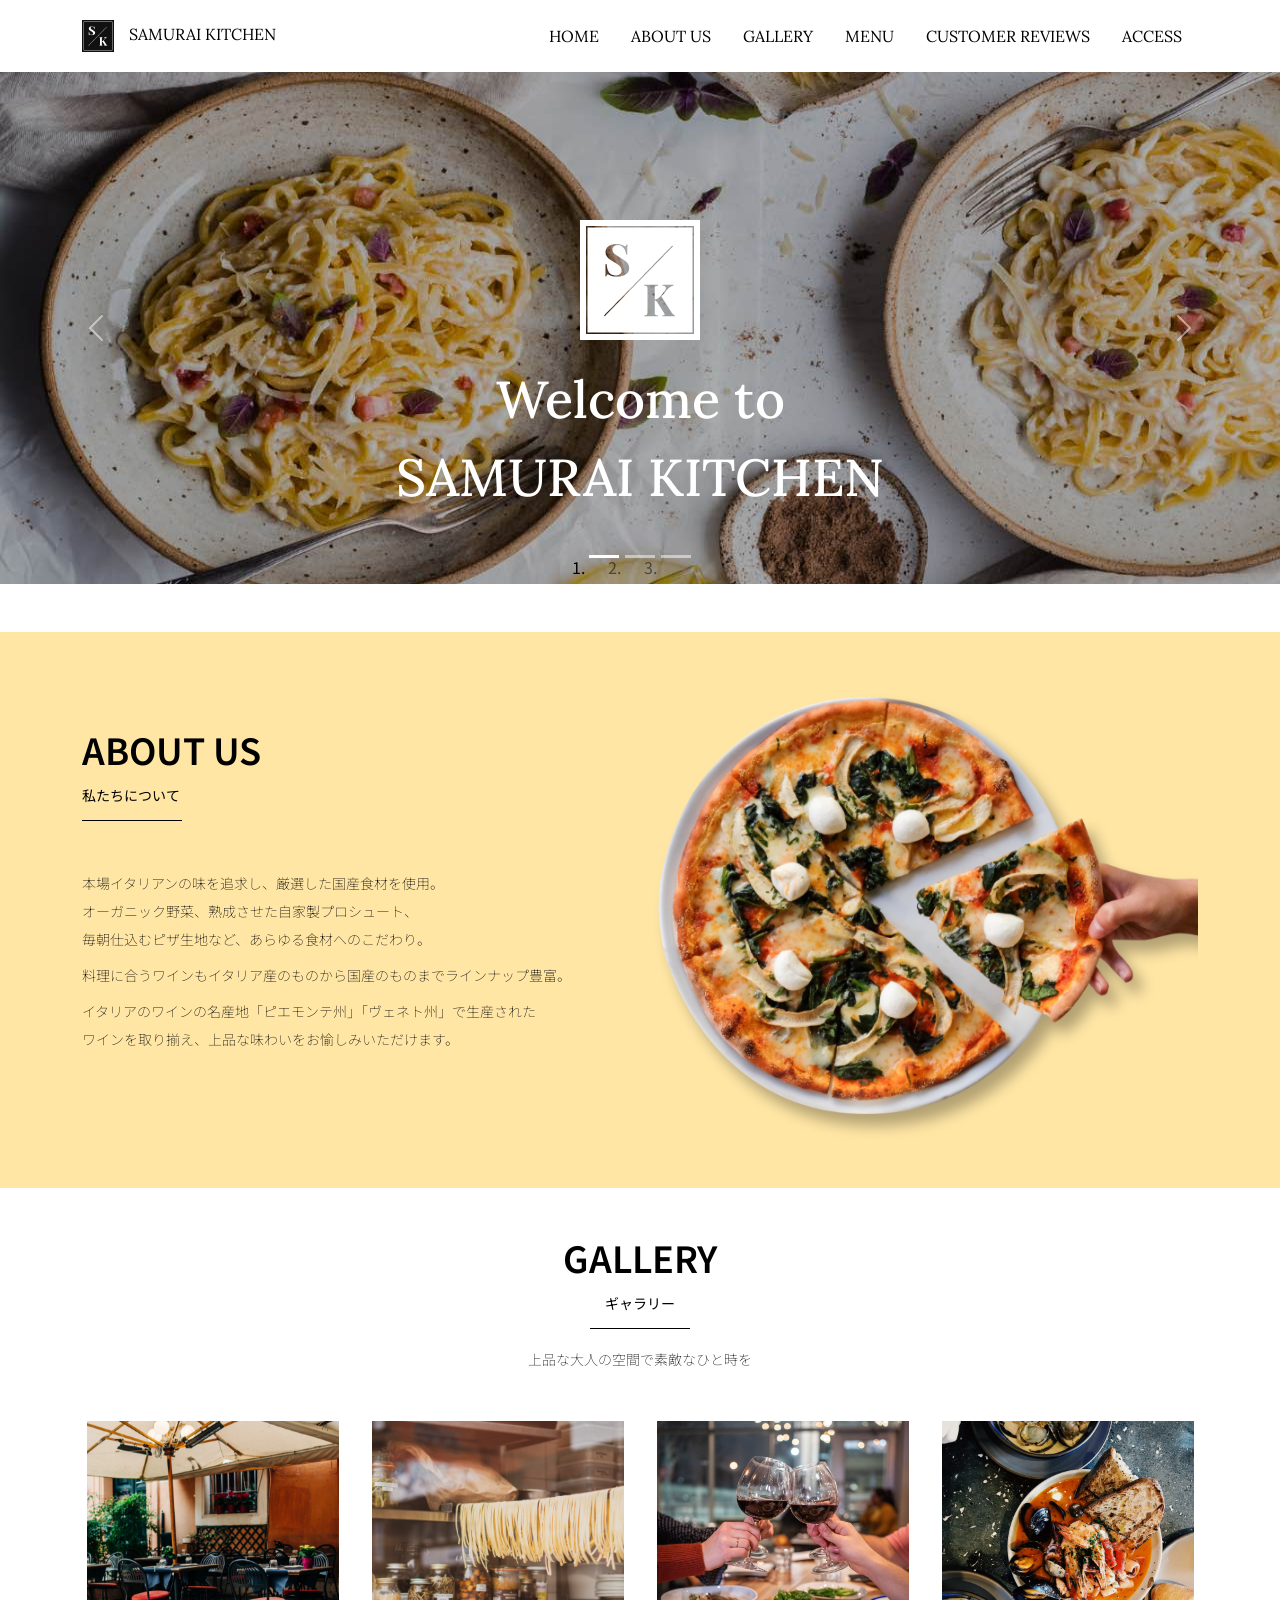
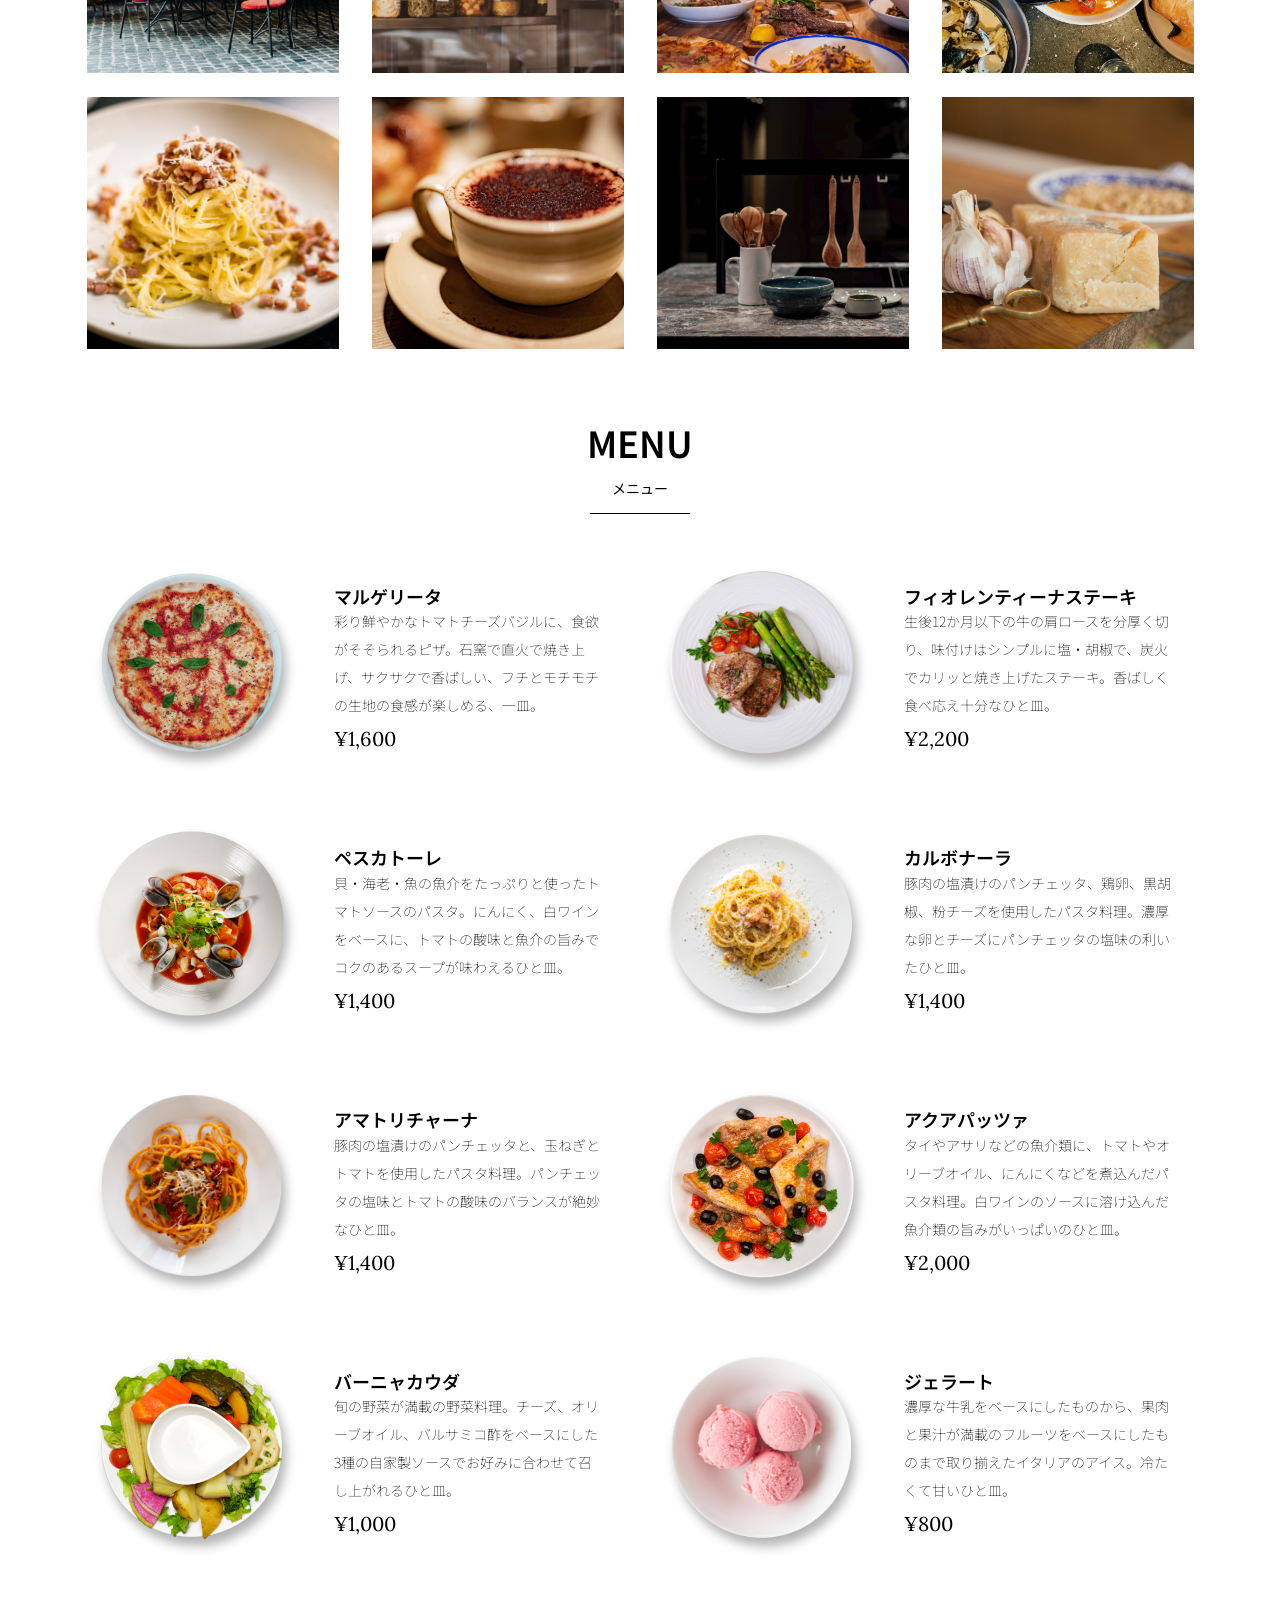
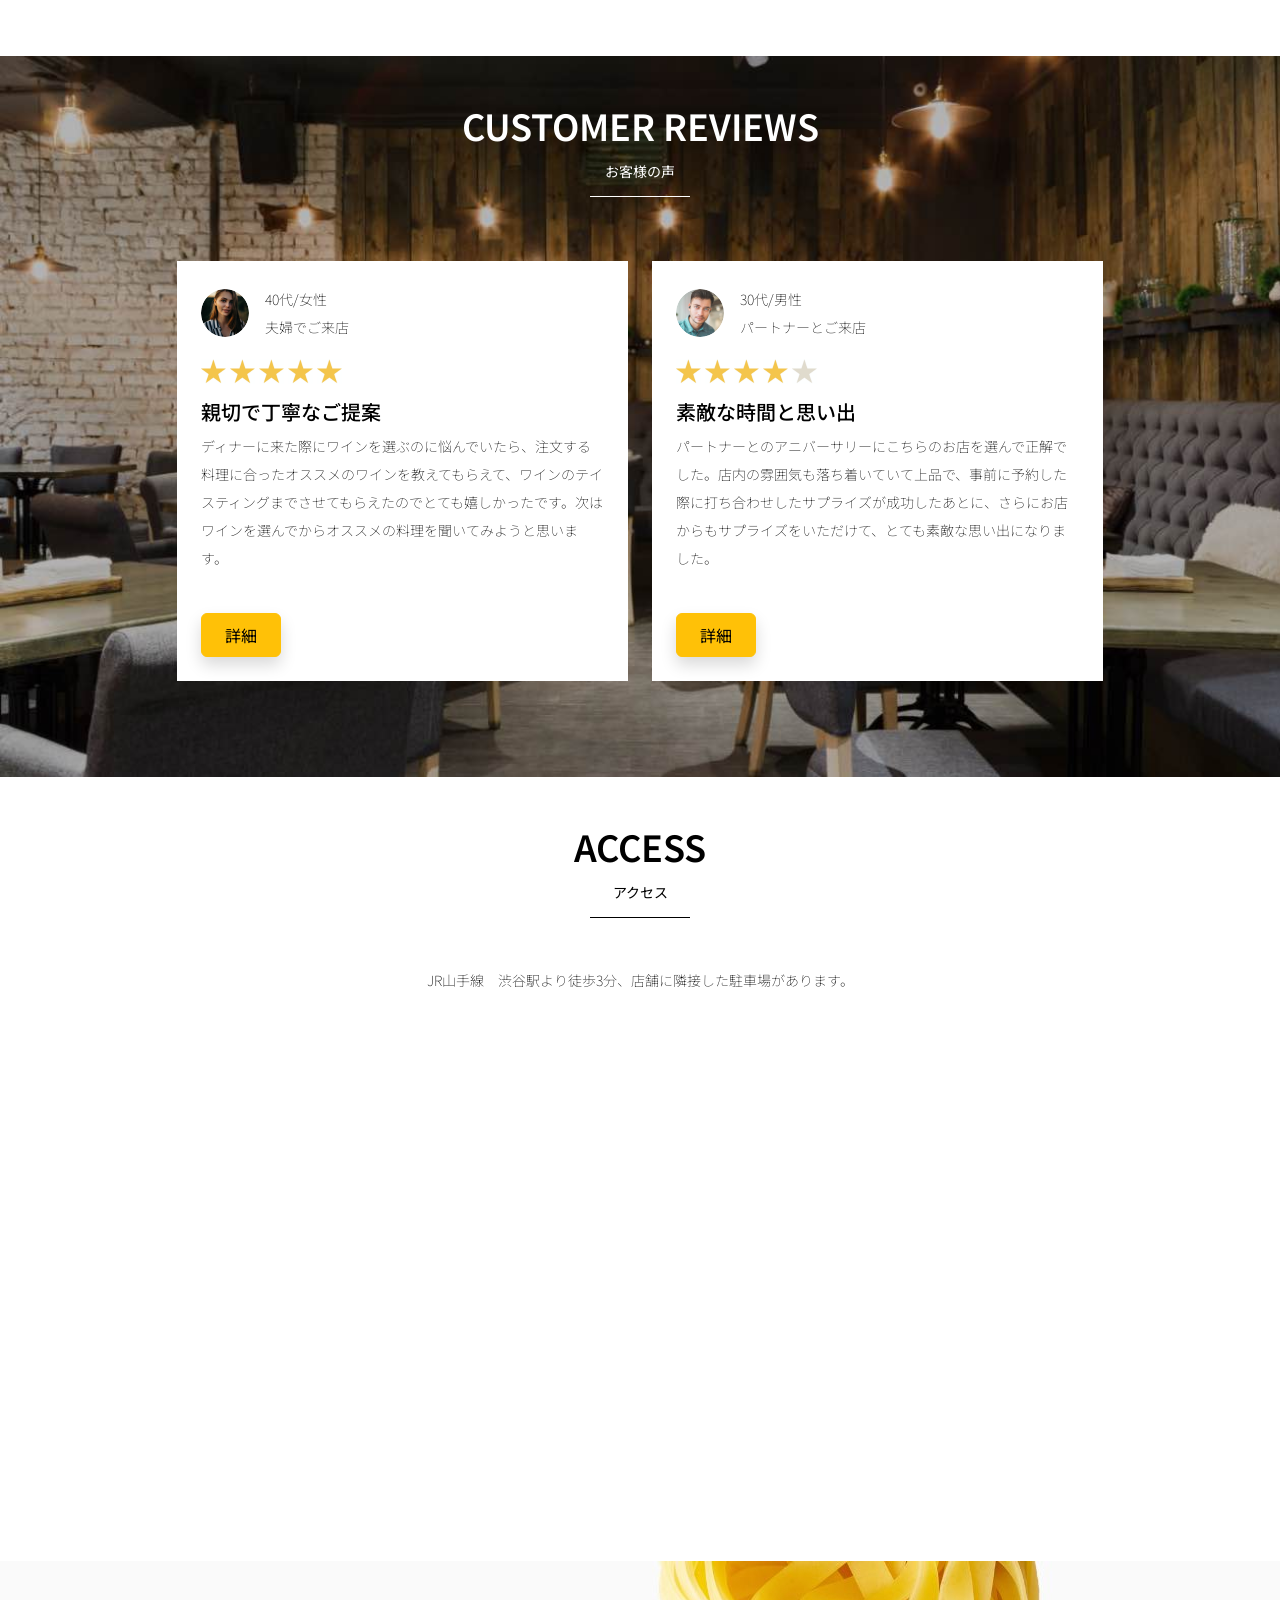
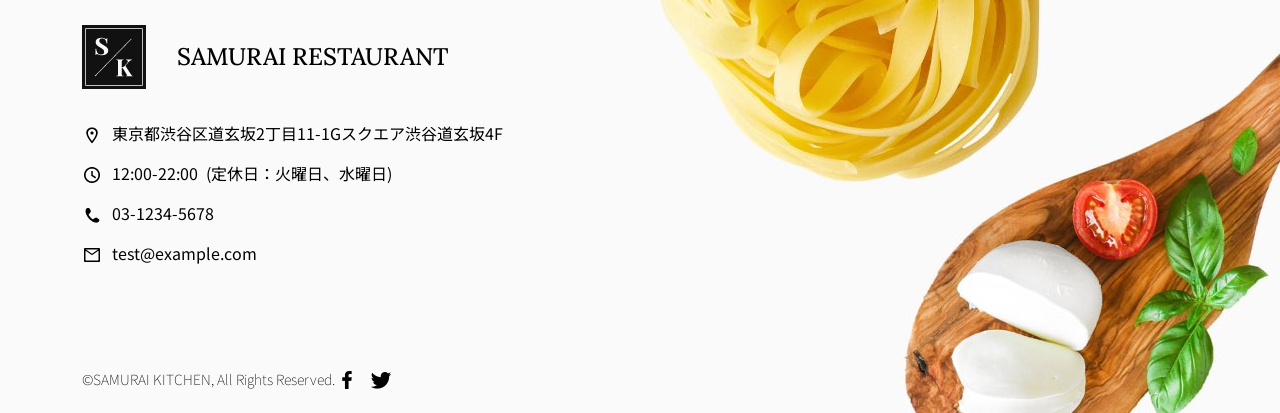
<file: code_for_design_comp/index.html>
<!doctype html>
<html lang="ja">

<head>
  <meta charset="utf-8">
  <!-- マルチデバイス対応 -->
  <meta name="viewport" content="width=device-width, initial-scale=1">
  <meta name="description" content="">
  <meta name="author" content="SAMURAI ENGINEER">
  <title>SAMURAI XD_HTML教材</title>
  <!-- 先にBootstrapのCSSの読み込み -->
  <!-- bootstrap.min.cssの読み込み -->
  <link href="https://cdn.jsdelivr.net/npm/bootstrap@5.0.0-beta1/dist/css/bootstrap.min.css" rel="stylesheet"
    integrity="sha384-giJF6kkoqNQ00vy+HMDP7azOuL0xtbfIcaT9wjKHr8RbDVddVHyTfAAsrekwKmP1" crossorigin="anonymous">
  <!-- bootstrap.bundle.min.jsの読み込み -->
  <!-- BootstrapのJavaScriptライブラリーの読み込み -->
  <script src="https://cdn.jsdelivr.net/npm/bootstrap@5.0.0-beta1/dist/js/bootstrap.bundle.min.js"
    integrity="sha384-ygbV9kiqUc6oa4msXn9868pTtWMgiQaeYH7/t7LECLbyPA2x65Kgf80OJFdroafW" crossorigin="anonymous" defer>
  </script>

  <!-- Google Font読み込み -->
  <link rel="preconnect" href="https://fonts.gstatic.com">
  <link href="https://fonts.googleapis.com/css2?family=Lora&display=swap" rel="stylesheet">
  <link href="https://fonts.googleapis.com/css2?family=Noto+Sans+JP:wght@300&display=swap" rel="stylesheet">
  <!-- Font Awesome -->
  <link rel="stylesheet" href="https://use.fontawesome.com/releases/v5.1.0/css/all.css"
    integrity="sha384-lKuwvrZot6UHsBSfcMvOkWwlCMgc0TaWr+30HWe3a4ltaBwTZhyTEggF5tJv8tbt" crossorigin="anonymous">
  <!-- Bootstrapの読み込みのlinkタグよりも後ろに、style.cssを読み込むlinkタグを記述する -->
  <!-- 今回作成する styles.cssの読み込み -->
  <link href="stylesheet/style.css" rel="stylesheet">
  <!-- ************************************************  -->
</head>

<body>
  <main>
    <!-- ナビゲーションバー開始 -->
    <!-- navbarでナビゲーション作成。navbar-expand-lgで画面幅が広いときハンバーガーボタンを非表示 -->
  <nav class="navbar navbar-expand-lg">

    <!-- navbarのコンテナ -->
     <div class="container">

      <!-- navbar-brandはロゴの部分 独自クラスのmy_navbar_brandで細かな調整 -->
       <a class="navbar-brand my_navbar_brand">
        <!-- ロゴアイコンをの配置。navbar_brand_logoは独自クラス -->
         <img class="img-fluid navbar_brand_logo" src="img/site_logo.png" alt="サイトアイコン"><span>SAMURAI KITCHEN</span>
       </a>

       <!-- navbar-togglerはハンバーガーボタンを表示・非表示にするクラス -->
       <div class="navbar-toggler hamburger_menu" data-bs-toggle="collapse" data-bs-target="#navbarNav"
          aria-controls="navbarNav" aria-expanded="false" aria-label="Toggle navigation">
         <input type="checkbox" id="hamburger_btn_check">
         <label for="hamburger_btn_check" class="hamburger_btn">
           <img class="btn_open" src="img/button_open.png" alt="ナビゲーションバーのボタン">
           <img class="btn_close" src="img/button_close.png" alt="ナビゲーションバーのボタン">
         </label>
       </div>
       <div class="collapse navbar-collapse justify-content-end" id="navbarNav">
         <ul class="navbar-nav">
           <li class="nav-item px-2">
             <a class="nav-link my_nav_link my-2" aria-current="page" href="#">HOME</a>
           </li>

           <li class="nav-item px-2">
             <a class="nav-link my_nav_link my-2" href="#about">ABOUT US</a>
           </li>

           <li class="nav-item px-2">
             <a class="nav-link my_nav_link my-2" href="#gallery">GALLERY</a>
           </li>

           <li class="nav-item px-2">
             <a class="nav-link my_nav_link my-2" href="#menu">MENU</a>
           </li>

           <li class="nav-item px-2">
             <a class="nav-link my_nav_link my-2" href="#review">CUSTOMER REVIEWS</a>
           </li>

           <li class="nav-item px-2">
             <a class="nav-link my_nav_link my-2" href="#access">ACCESS</a>
           </li>
             
         </ul>
       </div>
     </div>
   </nav>
    <!-- ナビゲーションバー終了 -->

    <!--  カルーセル開始 -->

  <!-- カルーセル部分 -->
   <!-- idのmyCarouselはインジケーター部分のdata-bs-targetと紐付く必要がある。mb-5で下方向に余白追加。 -->
   <div id="myCarousel" class="carousel slide mb-5" data-bs-ride="carousel">

     <!-- インジケーター部分 -->
     <ol class="carousel-indicators">
       <!-- この箇所と前述のidは紐付いている。data-bs-slide-toの番号がカルーセルの順番。 -->
       <li data-bs-target="#myCarousel" data-bs-slide-to="0" class="active"></li>
       <li data-bs-target="#myCarousel" data-bs-slide-to="1"></li>
       <li data-bs-target="#myCarousel" data-bs-slide-to="2"></li>
     </ol>

     <div class="carousel-inner">
      <!-- カルーセル1枚目 -->
      <div class="carousel-item active">
        <img src="img/slider-1.jpg" alt="SAMURAI KITCHEN-1">
        <div class="carousel-caption">
          <h1 class="my_carousel_caption">
            Welcome to<br>
            SAMURAI KITCHEN
          </h1>
        </div>
      </div>

    <!-- カルーセル2枚目 -->
    <div class="carousel-item">
      <img src="img/slider-2.jpg" alt="サンプル画像">
      <div class="carousel-caption">
        <h1 class="my_carousel_caption">
            The fabulous combination of&nbsp;wine&nbsp;and&nbsp;food
        </h1>
      </div>
    </div>
    <!-- カルーセル３枚目 -->
    <div class="carousel-item">
      <img src="img/slider-3.jpg" alt="サンプル画像">
      <div class="carousel-caption">
        <h1 class="my_carousel_caption">Get the Italian taste<br>
          at the SAMURAI&nbsp;KITCHEN
        </h1>
      </div>
    </div>
    </div>

     <!-- コントロールボタン 左側 -->
     <a class="carousel-control-prev" href="#myCarousel" role="button" data-bs-slide="prev">
       <span class="carousel-control-prev-icon" aria-hidden="true"></span>
       <span class="visually-hidden">Previous</span>
     </a>

     <!-- コントロールボタン 右側 -->
     <a class="carousel-control-next" href="#myCarousel" role="button" data-bs-slide="next">
       <span class="carousel-control-next-icon" aria-hidden="true"></span>
       <span class="visually-hidden">Next</span>
     </a>
   </div>

 
    <!-- ************************************************ カルーセル終了 -->

    <!-- ************************************************ アバウトセクション開始 -->
    <section class="about_us_bg" id="about">
    <!--コンテンツの中央揃え。上下方向にパディング（サイズ5）。下方向にマージン（サイズ5）。 -->
     <div class="container py-5 mb-5">

       <!-- rowクラス（行） -->
       <div class="row">

         <!-- 左側カラム（6/12分割） -->
         <div class="col-lg-6 text-left">

           <!-- 上下方向にパディング（サイズ5） -->
           <div class="py-5">

             <!-- 下方向にマージン（サイズ5） -->
             <h2 class="section_title about mb-5">
               ABOUT US
             </h2>
             <!-- 下方向にマージン（サイズ2） -->
             <p class="mb-2">
               本場イタリアンの味を追求し、厳選した国産食材を使用。<br>
               オーガニック野菜、熟成させた自家製プロシュート、<br>
               毎朝仕込むピザ生地など、あらゆる食材へのこだわり。<br>
             </p>

             <!-- 下方向にマージン（サイズ2） -->
             <p class="mb-2">
               料理に合うワインもイタリア産のものから国産のものまでラインナップ豊富。<br>
             </p>

             <!-- 下方向にマージン（サイズ2） -->
             <p class="mb-2">
               イタリアのワインの名産地「ピエモンテ州」「ヴェネト州」で生産された<br>
               ワインを取り揃え、上品な味わいをお愉しみいただけます。<br>
             </p>
           </div>
         </div>

         <!-- 右側カラム（6/12分割） -->
         <div class="col-lg-6">

           <!-- 画像を配置 -->
           <img src="img/img-about-us.png" class="img-fluid" alt="pizza">
         </div>
       </div>
     </div>

    </section>
    <!-- ************************************************ アバウトセクション終了 -->

    <!-- ************************************************ ギャラリーセクション開始 -->
    <section id="gallery">
     <div class="container mb-5">
       <h2 class="mb-3 section_title gallery text-center">GALLERY</h2>
       <p class="text-center mb-5">
         上品な大人の空間で素敵なひと時を
       </p>

       <div class="row">
         <div class="col-6 col-lg-3 mb-4 d-flex justify-content-center">
           <img class="img-fluid" src="img/gallery-1.jpg" alt="サンプル画像">
         </div>

         <div class="col-6 col-lg-3 mb-4 d-flex justify-content-center">
           <img class="img-fluid" src="img/gallery-2.jpg" alt="サンプル画像">
         </div>

         <div class="col-6 col-lg-3 mb-4 d-flex justify-content-center">
           <img class="img-fluid" src="img/gallery-3.jpg" alt="サンプル画像">
         </div>

         <div class="col-6 col-lg-3 mb-4 d-flex justify-content-center">
           <img class="img-fluid" src="img/gallery-4.jpg" alt="サンプル画像">
         </div>

         <div class="col-6 col-lg-3 mb-4 d-flex justify-content-center">
           <img class="img-fluid" src="img/gallery-5.jpg" alt="サンプル画像">
         </div>

         <div class="col-6 col-lg-3 mb-4 d-flex justify-content-center">
           <img class="img-fluid" src="img/gallery-6.jpg" alt="サンプル画像">
         </div>

         <div class="col-6 col-lg-3 mb-4 d-flex justify-content-center">
           <img class="img-fluid" src="img/gallery-7.jpg" alt="サンプル画像">
         </div>

         <div class="col-6 col-lg-3 mb-4 d-flex justify-content-center">
           <img class="img-fluid" src="img/gallery-8.jpg" alt="サンプル画像">
         </div>

       </div>
     </div>
    </section>
    <!-- ************************************************ ギャラリーセクション終了 -->

    <!-- ************************************************ メニューセクション -->
    <section id="menu">
     <!-- タイトル文字部分のコンテナ-->
     <div class="container">
       <div class="row">
         <div class="col-lg-12">

           <!-- タイトル文字、タイトル中央揃え、マージンを下方向へ5 -->
           <h2 class="section_title menu text-center mb-5">MENU</h2>
         </div>
       </div>
     </div>

     <!-- メニュー部分のコンテナ、マージンを下方向へ5  -->
     <div class="container  mb-5">
       <div class="row">

         <!-- 左側メニュー -->
         <div class="col-12 col-lg-6">

           <!-- さらに子要素を5:7で分割 -->
           <!-- カラム間のパディングをなくす。下方向にマージン4 -->
           <div class="row g-0 mb-4">
             <div class="col-12 col-lg-5 text-center">

               <!-- 左側メニュー画像部分、画像がカラムをはみ出さないようにする -->
               <img src="img/margherita.png" class="img-fluid" alt="マルゲリータ">
             </div>

             <!-- 右側テキスト部分 全体的にパディング4 -->
             <div class="col-12 col-lg-7 p-4">
              <!-- 下方向のマージン0 文字を小さくするmenu_title独自クラスを追加 -->
               <h4 class="mb-0 menu_title">マルゲリータ</h4>
               <!-- 縦方向の中央揃え -->
               <p class="my-auto">彩り鮮やかなトマトチーズバジルに、食欲がそそられるピザ。石窯で直火で焼き上げ、サクサクで香ばしい、フチとモチモチの生地の食感が楽しめる、一皿。</p>
               <!-- フォントを変更する独自クラスを追加 -->
               <p class="menu_price">¥1,600</p>
             </div>
           </div>
         </div>

         <!-- 二個目 -->
         <!-- 右側部分メニュー。上記と同じ内容なのでコメント省略 -->
         <div class="col-12 col-lg-6">
           <div class="row g-0 mb-4">
             <div class="col-12 col-lg-5 text-center">
               <img src="img/steak.png" class="img-fluid" alt="フィオレンティーナステーキ">
             </div>
        
             <div class="col-12 col-lg-7 p-4">
               <h4 class="mb-0 menu_title">フィオレンティーナステーキ</h4>
               <p class="my-auto">生後12か月以下の牛の肩ロースを分厚く切り、味付けはシンプルに塩・胡椒で、炭火でカリッと焼き上げたステーキ。香ばしく食べ応え十分なひと皿。</p>
               <p class="menu_price">¥2,200</p>
             </div>
           </div>
         </div>
  
         <!-- 三個目 -->
         <div class="col-12 col-lg-6">
           <div class="row g-0 mb-4">
             <div class="col-12 col-lg-5 text-center">
               <img src="img/pescatore.png" class="img-fluid" alt="ペスカトーレ">
             </div>
        
             <div class="col-12 col-lg-7 p-4">
               <h4 class="mb-0 menu_title">ペスカトーレ</h4>
               <p class="my-auto">貝・海老・魚の魚介をたっぷりと使ったトマトソースのパスタ。にんにく、白ワインをベースに、トマトの酸味と魚介の旨みでコクのあるスープが味わえるひと皿。</p>
               <p class="menu_price">¥1,400</p>
             </div>
           </div>
         </div>

        <!-- ４個目 -->
         <div class="col-12 col-lg-6">
           <div class="row g-0 mb-4">
             <div class="col-12 col-lg-5 text-center">
               <img src="img/carbonara.png" class="img-fluid" alt="カルボナーラ">
             </div>
        
             <div class="col-12 col-lg-7 p-4">
               <h4 class="mb-0 menu_title">カルボナーラ</h4>
               <p class="my-auto">豚肉の塩漬けのパンチェッタ、鶏卵、黒胡椒、粉チーズを使用したパスタ料理。濃厚な卵とチーズにパンチェッタの塩味の利いたひと皿。</p>
               <p class="menu_price">¥1,400</p>
             </div>
           </div>
         </div>

          <!-- ５個目 -->
         <div class="col-12 col-lg-6">
           <div class="row g-0 mb-4">
             <div class="col-12 col-lg-5 text-center">
               <img src="img/amatriciana.png" class="img-fluid" alt="アマトリチャーナ">
             </div>
        
             <div class=" col-12 col-lg-7 p-4">
               <h4 class="mb-0 menu_title">アマトリチャーナ</h4>
               <p class="my-auto">豚肉の塩漬けのパンチェッタと、玉ねぎとトマトを使用したパスタ料理。パンチェッタの塩味とトマトの酸味のバランスが絶妙なひと皿。</p>
               <p class="menu_price">¥1,400</p>
             </div>
           </div>
         </div>

         <!-- 6個目 -->
         <div class="col-12 col-lg-6">
           <div class="row g-0 mb-4">
             <div class="col-12 col-lg-5 text-center">
               <img src="img/acqua-pazza.png" class="img-fluid" alt="アクアパッツァ">
             </div>
        
             <div class="col-12 col-lg-7 p-4">
               <h4 class="mb-0 menu_title">アクアパッツァ</h4>
               <p class="my-auto">タイやアサリなどの魚介類に、トマトやオリーブオイル、にんにくなどを煮込んだパスタ料理。白ワインのソースに溶け込んだ魚介類の旨みがいっぱいのひと皿。</p>
               <p class="menu_price">¥2,000</p>
             </div>
           </div>
         </div>

        <!-- 7個目 -->
         <div class="col-12 col-lg-6">
           <div class="row g-0 mb-4">
             <div class="col-12 col-lg-5 text-center">
               <img src="img/bagna-cauda.png" class="img-fluid" alt="バーニャカウダ">
             </div>
        
             <div class="col-12 col-lg-7 p-4">
               <h4 class="mb-0 menu_title">バーニャカウダ</h4>
               <p class="my-auto">旬の野菜が満載の野菜料理。チーズ、オリーブオイル、バルサミコ酢をベースにした3種の自家製ソースでお好みに合わせて召し上がれるひと皿。</p>
               <p class="menu_price">¥1,000</p>
             </div>
           </div>
         </div>

         <!-- ８個目 -->
         <div class="col-12 col-lg-6">
           <div class="row g-0 mb-4">
             <div class="col-12 col-lg-5 text-center">
               <img src="img/gelato.png" class="img-fluid" alt="ジェラート">
             </div>
        
             <div class="col-12 col-lg-7 p-4">
               <h4 class="mb-0 menu_title">ジェラート</h4>
               <p class="my-auto">濃厚な牛乳をベースにしたものから、果肉と果汁が満載のフルーツをベースにしたものまで取り揃えたイタリアのアイス。冷たくて甘いひと皿。</p>
               <p class="menu_price">¥800</p>
             </div>
           </div>
         </div>

         <!-- 以下の閉じタグ3つは必要 -->
       </div>
     </div>
    </section>
    <!-- ************************************************ メニューセクション終了 -->

    <!-- ************************************************ レビューセクション開始 -->
    <section id="review">

     <!-- review_wrapper で背景画像を設定します -->
     <div class="review_wrapper">

       <!-- container部分 -->
       <div class="container py-5 mb-5">

         <!-- 中央揃えでタイトルを表示 -->
         <div class="text-center mb-5">
           <h2 class="section_title review text-center text-white">CUSTOMER REVIEWS</h2>
         </div>

         <!-- row部分：左右のカラムを中央揃え -->
         <div class="row pb-5 justify-content-center">

           <!-- 左側カラム -->
           <div class="col-12 col-lg-5 mt-3">

             <!-- 背景を白色に設定、h_420クラスで白枠の高さを修正 -->
             <div class="bg-white h_420">

               <!-- 内側にパディング4 -->
               <div class="p-4">

                 <!-- 顔写真と年齢などのテキストはd-flexで横並びにする　中央揃え -->
                 <div class="d-flex align-items-center">
                   <!-- お客様の画像を配置、reviewer_imgクラスで画像サイズを変更 -->
                   <img src="img/customer-woman.png" class="reviewer_img" alt="サンプル画像">
                   <div>
                     <!-- お客様情報のテキスト -->
                     <p class="my-0">40代/女性</p>
                     <p class="my-0">夫婦でご来店</p>
                   </div>
                 </div>

                 <div class="my-3">
                   <!-- 星の画像を表示 -->
                   <img src="img/star-point.png" class="star_img" alt="star">
                   <img src="img/star-point.png" class="star_img" alt="star">
                   <img src="img/star-point.png" class="star_img" alt="star">
                   <img src="img/star-point.png" class="star_img" alt="star">
                   <img src="img/star-point.png" class="star_img" alt="star">
                 </div>

                 <!-- レビュータイトル -->
                 <h5>親切で丁寧なご提案</h5>
                 <!-- レビュー内容 -->
                 <p>
                   ディナーに来た際にワインを選ぶのに悩んでいたら、注文する料理に合ったオススメのワインを教えてもらえて、ワインのテイスティングまでさせてもらえたのでとても嬉しかったです。次はワインを選んでからオススメの料理を聞いてみようと思います。               <!-- 黄色のボタンを配置 -->
                 </p>
                   <button type="button" class="btn btn-warning shadow fix_bottom">詳細</button>
               </div>
             </div>
           </div>

           <!-- 右側カラム：左側カラムと内容が同じなので説明は省略 -->
           <div class="col-12 col-lg-5 mt-3">
             <div class="bg-white h_420">
               <div class="p-4">
                 <div class="d-flex align-items-center">
                   <img src="img/customer-man.png" class="reviewer_img" alt="サンプル画像">
                   <div>
                     <p class="my-0">30代/男性</p>
                     <p class="my-0">パートナーとご来店</p>
                   </div>
                 </div>
                 <div class="my-3">
                   <img src="img/star-point.png" class="star_img" alt="star">
                   <img src="img/star-point.png" class="star_img" alt="star">
                   <img src="img/star-point.png" class="star_img" alt="star">
                   <img src="img/star-point.png" class="star_img" alt="star">
                   <img src="img/star-no-point.png" class="star_img" alt="no-star">
                 </div>
                 <h5>素敵な時間と思い出</h5>
                 <p>
                   パートナーとのアニバーサリーにこちらのお店を選んで正解でした。店内の雰囲気も落ち着いていて上品で、事前に予約した際に打ち合わせしたサプライズが成功したあとに、さらにお店からもサプライズをいただけて、とても素敵な思い出になりました。
                 </p>
                 <button type="button" class="btn btn-warning shadow fix_bottom">詳細</button>
               </div>
             </div>
           </div>
         </div>
       </div>
     </div>
    </section>
    <!-- ************************************************ レビューセクション終了 -->

    <!-- ************************************************ アクセスセクション開始 -->
    <section id="access">
     <div class="container">

       <div class="row">
         <div class="col-lg-12 text-center mb-5">
           <h2 class="section_title text-center access mb-5">ACCESS</h2>
           <p>JR山手線　渋谷駅より徒歩3分、店舗に隣接した駐車場があります。</p>
         </div>
       </div>
     </div>
<!-- px-2は、paddingのx軸に2動かした。6章にある -->
     <div class="container mb-5 px-2">
       <!-- この部分にマップを配置、横幅100%で高さ50vh -->
       <iframe src="https://www.google.com/maps/embed?pb=!1m18!1m12!1m3!1d3241.280674341978!2d139.74691337652362!3d35.67009037259092!2m3!1f0!2f0!3f0!3m2!1i1024!2i768!4f13.1!3m3!1m2!1s0x60188b602972bb83%3A0xa6b553df33a5bd04!2zU0FNVVJBSSBFTkdJTkVFUiDkvo3jgqjjg7Pjgrjjg4vjgqI!5e0!3m2!1sja!2sjp!4v1771359829427!5m2!1sja!2sjp" 
       class="w-100" style="height: 50vh;" loading="lazy"></iframe>
     </div>
    </section>
    <!-- ************************************************ アクセスセクション終了 -->

    <!-- ************************************************ フッター開始 -->
    <footer id="footer">
     <div class="container">
       <div class="row">

         <!-- 2カラムに分けたレイアウトの左側カラム、親要素にposition-relativeを設定 -->
         <div class=" col-12 col-lg-6 position-relative">

           <!-- 左側カラムのレイアウトをさらに分けるためにrowを使用 -->
           <div class="row pt-5">

             <!-- 画面をさらに2:10に分割 -->
             <!-- ここは2:10の2の部分 -->
             <div class="col-lg-2 text-center my-3">

               <!-- サイトロゴ、独自のクラス footer_brand_logoを追加-->
               <img class="img-fluid footer_brand_logo" src="img/site_logo.png" alt="サンプル画像">
             </div>

             <!-- ここは2:10の10の部分 -->
             <div class="col-lg-10 align-self-center my-3">
               <!-- タイトル文字、独自のクラスfooter_textを追加 -->
               <h2 class="m-0 footer_text">SAMURAI RESTAURANT</h2>
             </div>
           </div>

           <!-- 営業時間などのテキストを追加、独自のクラスrestaurant_infoを追加 -->
           <div class="restaurant_info py-3">
             <div class="d-flex mb-3">
               <img src="img/icon-Marker.png" alt="marker">
               <p class="p-0 m-0">東京都渋谷区道玄坂2丁目11-1Gスクエア渋谷道玄坂4F</p>
             </div>
             <div class="d-flex mb-3">
               <img src="img/icon-Clock.png" alt="clock">
               <p class="p-0 m-0">12:00-22:00&nbsp;&nbsp;(定休日：火曜日、水曜日)</p>
             </div>
             <div class="d-flex mb-3">
               <img src="img/icon-Phone.png" alt="phone">
               <p class="p-0 m-0">03-1234-5678</p>
             </div>
             <div class="d-flex mb-3">
               <img src="img/icon-Mail.png" alt="mail">
               <p class="p-0 m-0">test@example.com</p>
             </div>
           </div>

           <!-- コピーライトを追加、copy_rightクラスでabsoluteを設定。align-items-centerで上下中央揃え。 -->
           <div class="copy_right align-items-center">
             <p>
               ©SAMURAI KITCHEN, All Rights Reserved.
             </p>

             <!-- SNSアイコンを表示、独自のクラスsns_imgを追加 -->
             <img src="img/icon-facebook.png" class="sns_img" alt="facebook">
             <img src="img/icon-twitter.png" class="sns_img" alt="twitter">
           </div>
         </div>

         <!-- 2カラムに分けたレイアウトの右側カラム -->
         <div class="col-12 col-lg-6 d-none d-lg-block">
           <!-- 背景画像を表示 -->
           <img src="img/background-footer.jpg" alt="背景画像">
         </div>
       </div>
     </div>
    </footer>
    <!-- ************************************************ フッター終了 -->
  </main>
</body>

</html>
</file>
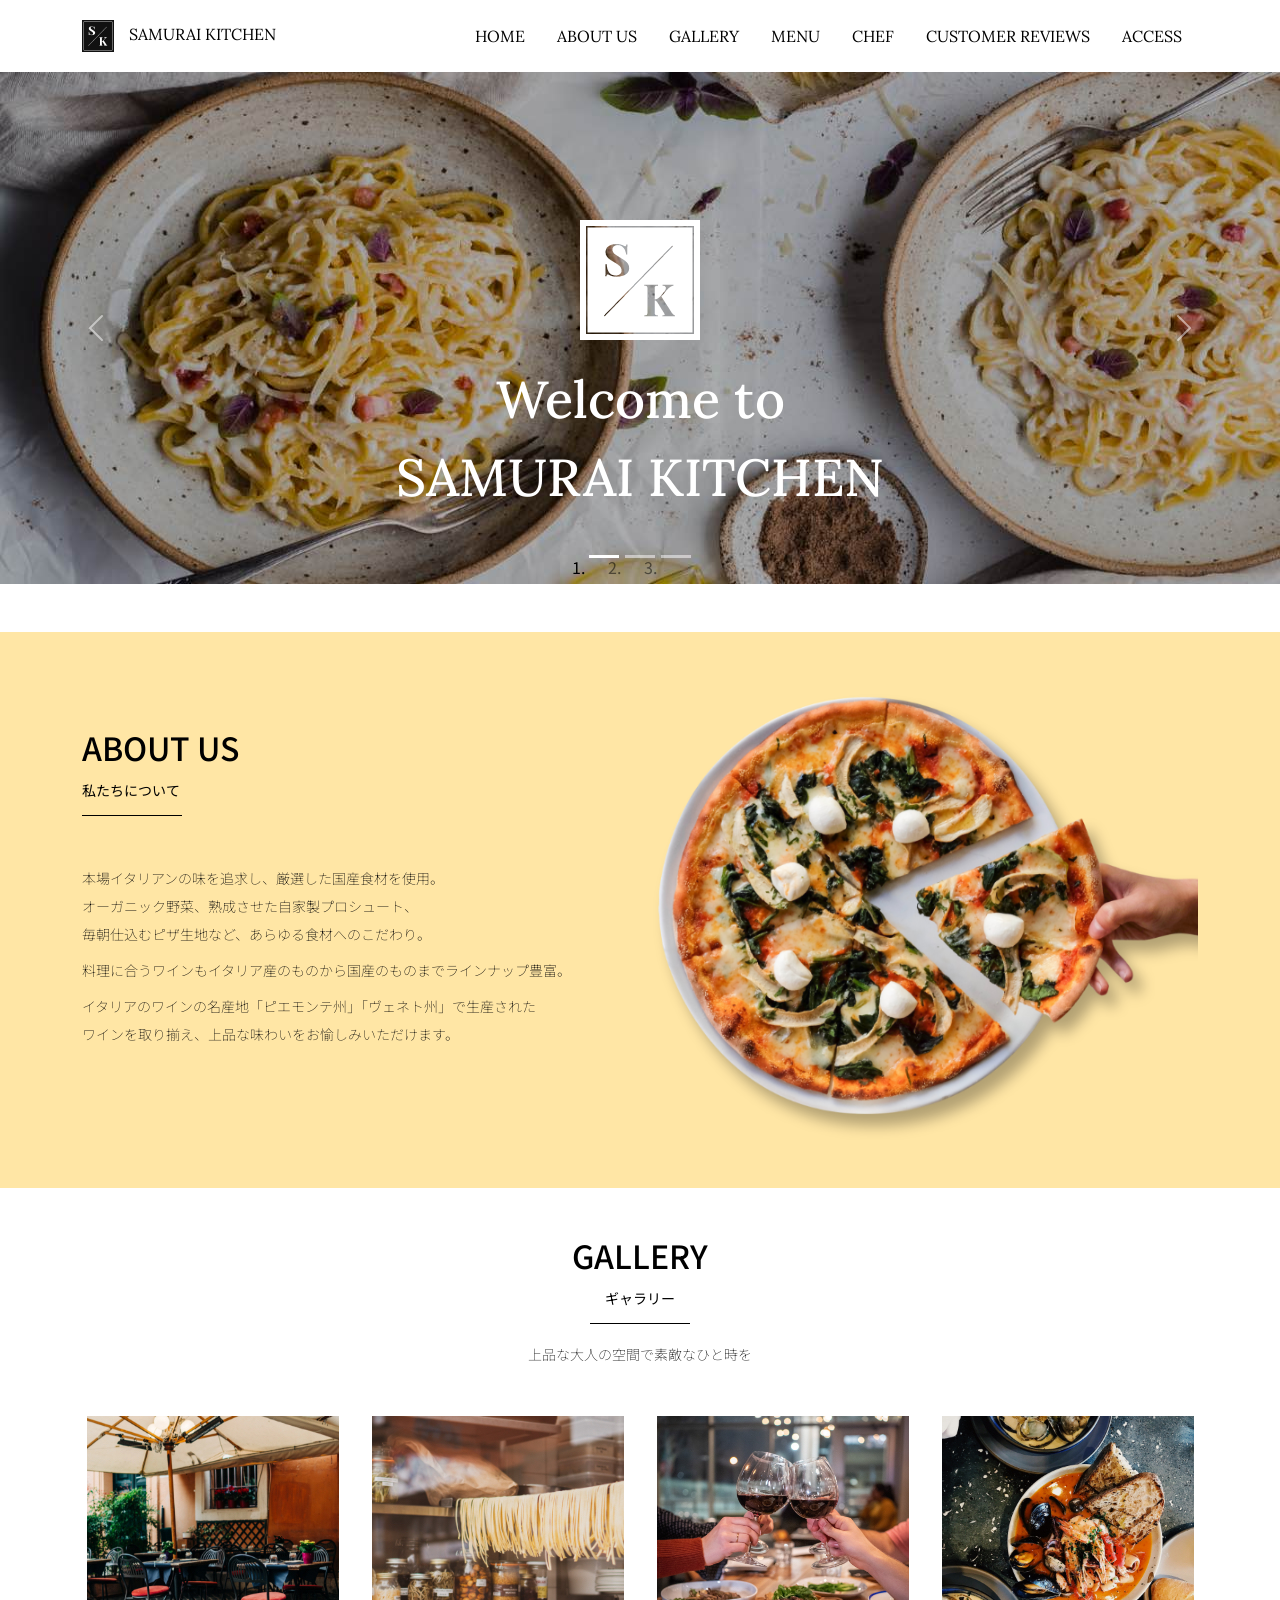
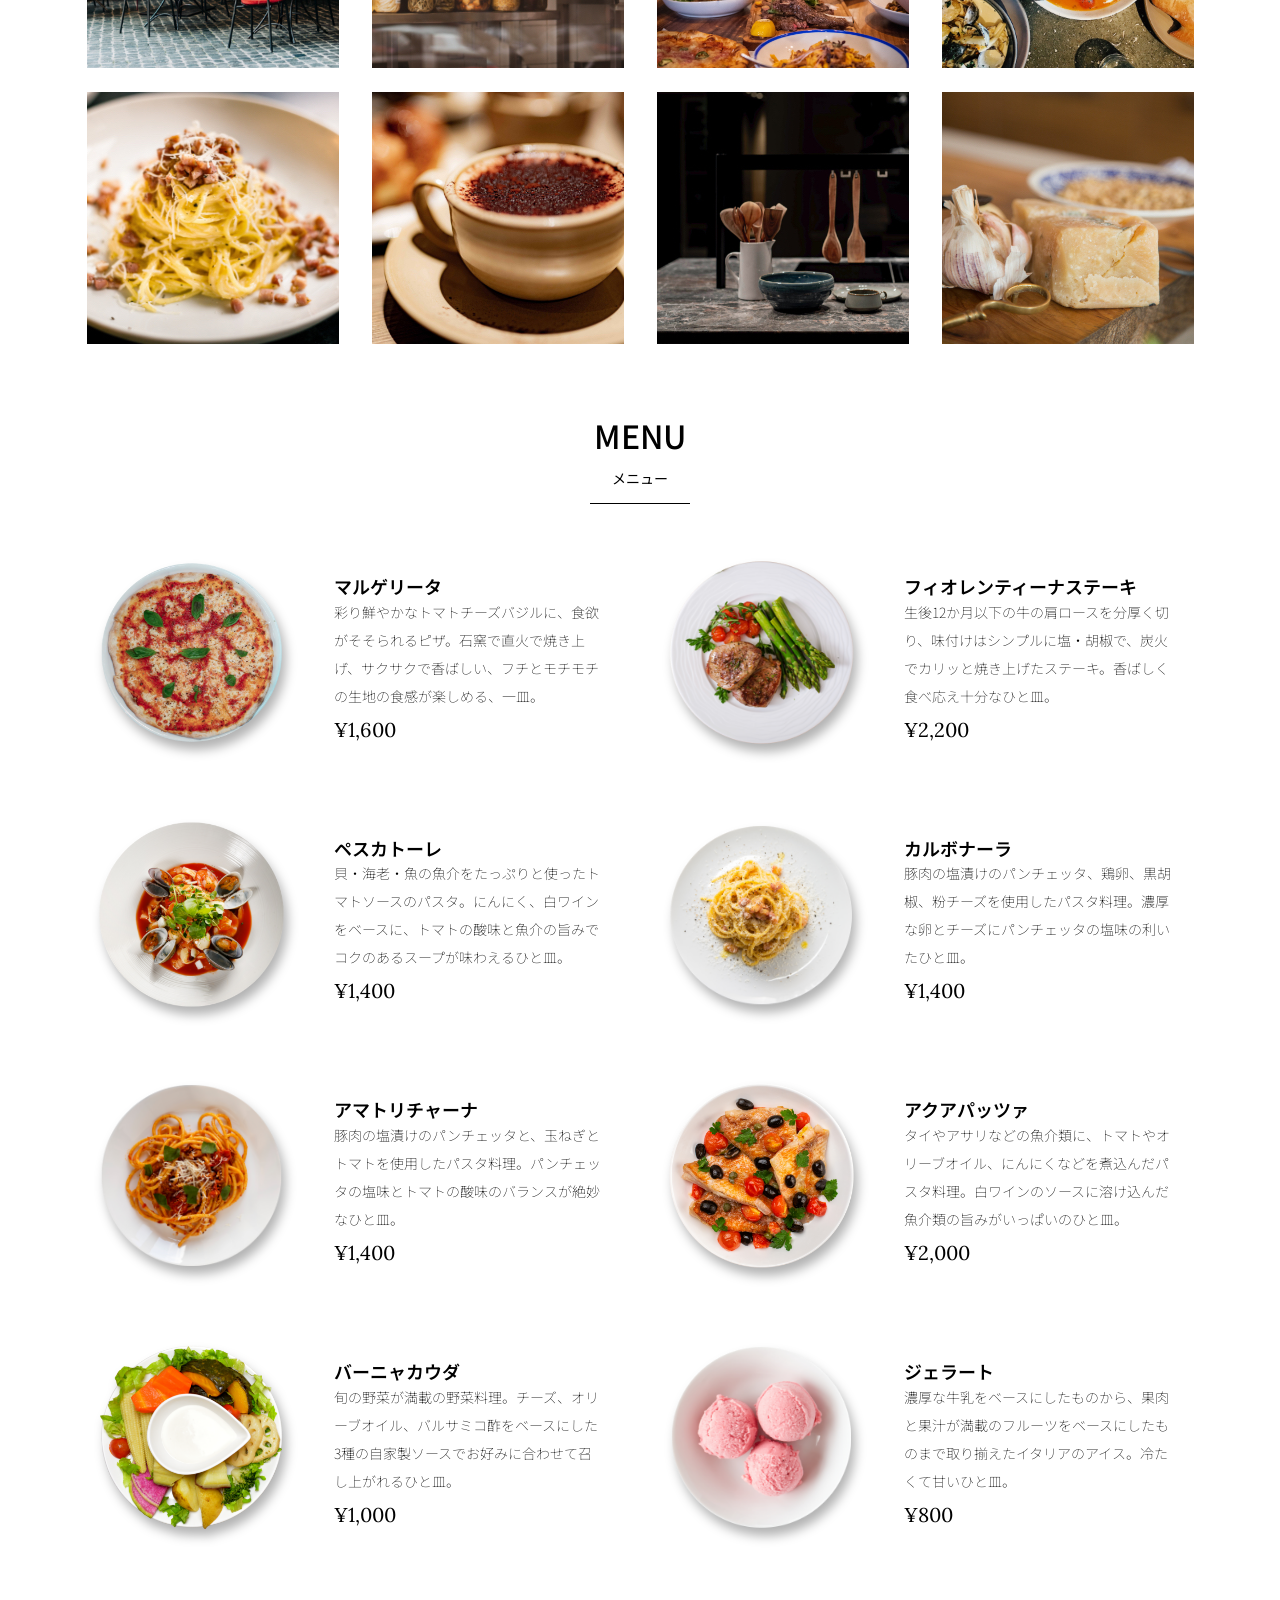
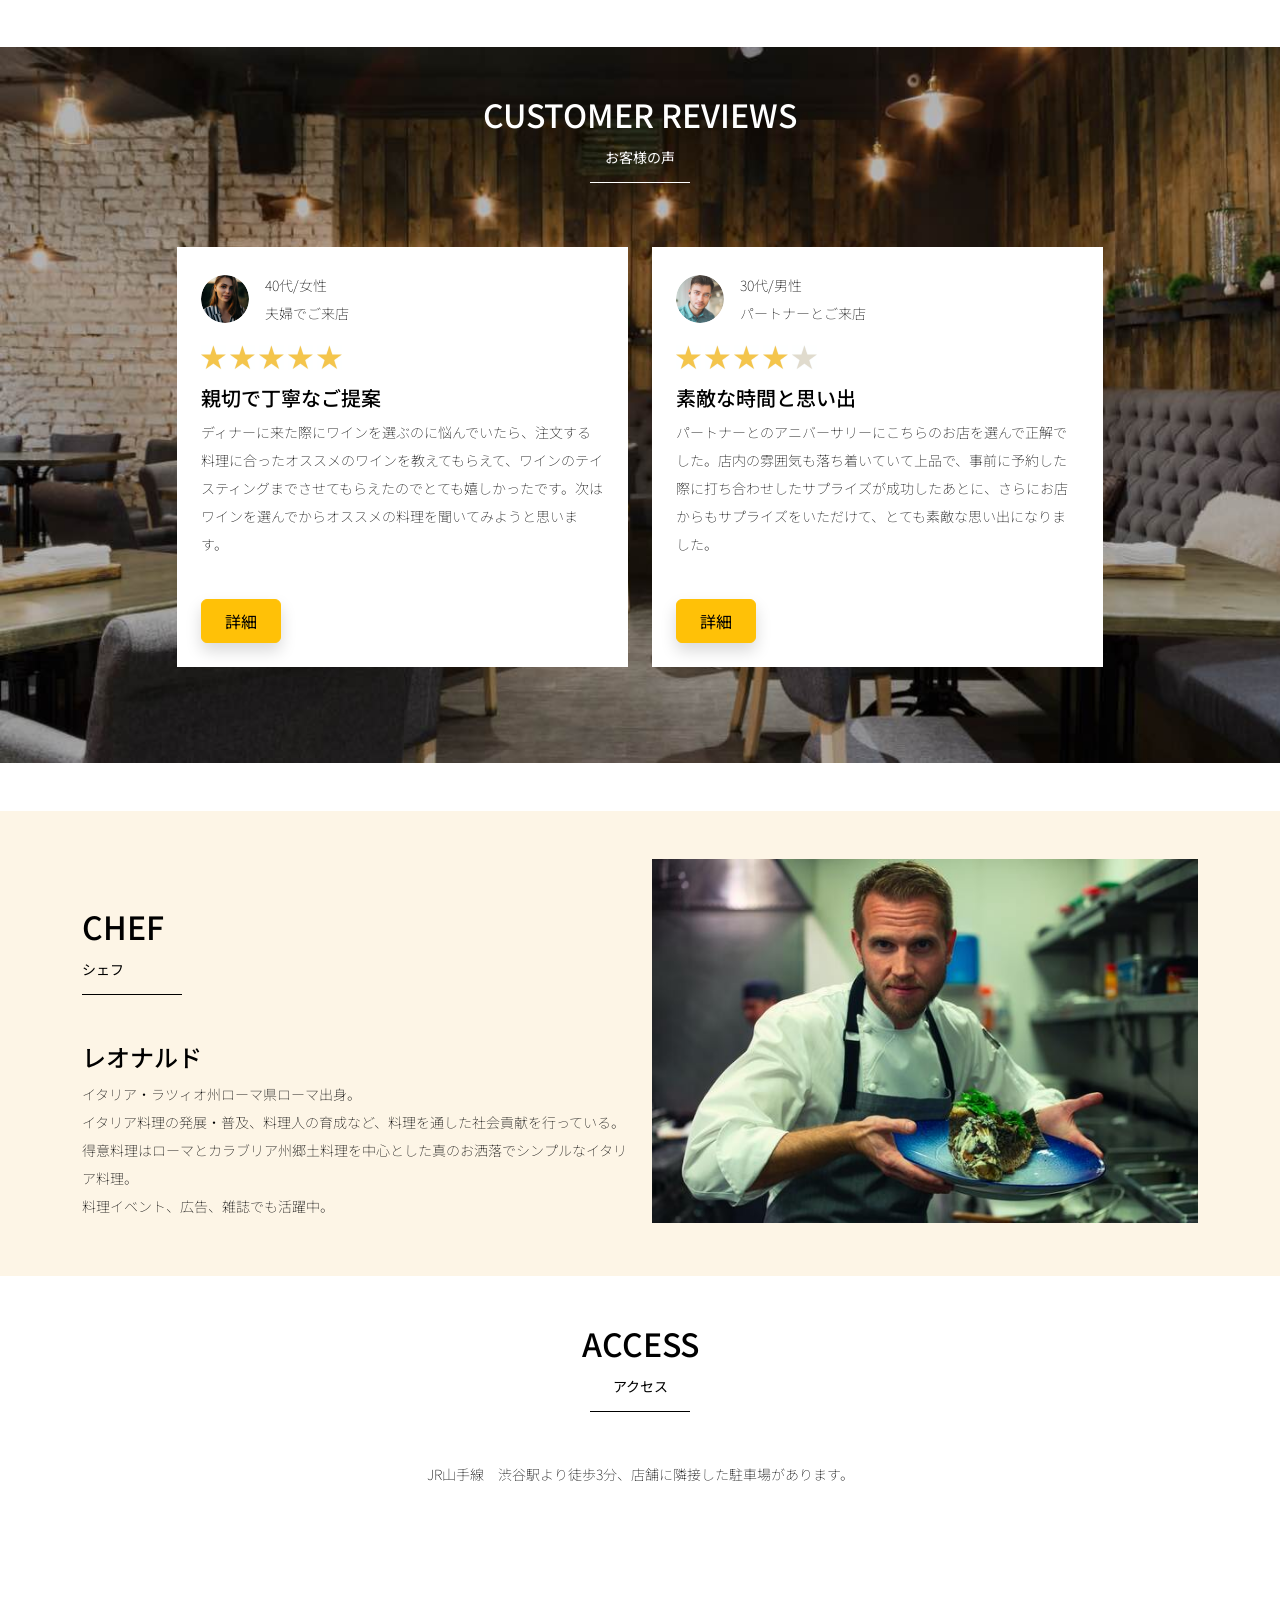
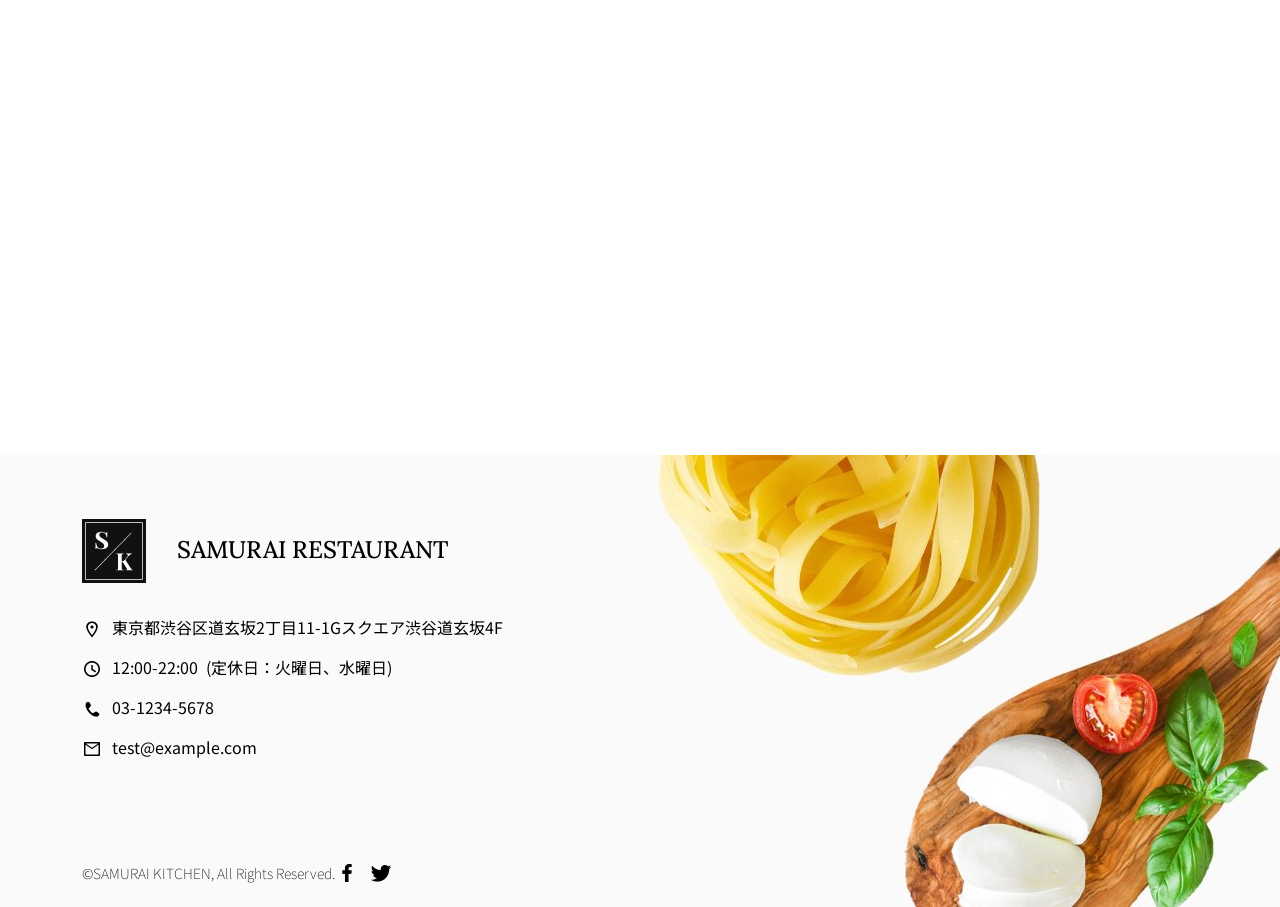
<file: kadai_015/kadai_tutorial_output/index.html>
<!doctype html>
<html lang="ja">

<head>
  <meta charset="utf-8">
  <!-- マルチデバイス対応 -->
  <meta name="viewport" content="width=device-width, initial-scale=1">
  <meta name="description" content="">
  <meta name="author" content="SAMURAI ENGINEER">
  <title>SAMURAI XD_HTML教材</title>
  <!-- 先にBootstrapのCSSの読み込み -->
  <!-- bootstrap.min.cssの読み込み -->
  <link href="https://cdn.jsdelivr.net/npm/bootstrap@5.0.0-beta1/dist/css/bootstrap.min.css" rel="stylesheet"
    integrity="sha384-giJF6kkoqNQ00vy+HMDP7azOuL0xtbfIcaT9wjKHr8RbDVddVHyTfAAsrekwKmP1" crossorigin="anonymous">
  <!-- bootstrap.bundle.min.jsの読み込み -->
  <!-- BootstrapのJavaScriptライブラリーの読み込み -->
  <script src="https://cdn.jsdelivr.net/npm/bootstrap@5.0.0-beta1/dist/js/bootstrap.bundle.min.js"
    integrity="sha384-ygbV9kiqUc6oa4msXn9868pTtWMgiQaeYH7/t7LECLbyPA2x65Kgf80OJFdroafW" crossorigin="anonymous" defer>
  </script>

  <!-- Google Font読み込み -->
  <link rel="preconnect" href="https://fonts.gstatic.com">
  <link href="https://fonts.googleapis.com/css2?family=Lora&display=swap" rel="stylesheet">
  <link href="https://fonts.googleapis.com/css2?family=Noto+Sans+JP:wght@300&display=swap" rel="stylesheet">
  <!-- Font Awesome -->
  <link rel="stylesheet" href="https://use.fontawesome.com/releases/v5.1.0/css/all.css"
    integrity="sha384-lKuwvrZot6UHsBSfcMvOkWwlCMgc0TaWr+30HWe3a4ltaBwTZhyTEggF5tJv8tbt" crossorigin="anonymous">
  <!-- Bootstrapの読み込みのlinkタグよりも後ろに、style.cssを読み込むlinkタグを記述する -->
  <!-- 今回作成する styles.cssの読み込み -->
  <link href="stylesheet/style.css" rel="stylesheet">
  <!-- ************************************************  -->
</head>

<body>
  <main>
    <!-- ナビゲーションバー開始 -->
    <!-- navbarでナビゲーション作成。navbar-expand-lgで画面幅が広いときハンバーガーボタンを非表示 -->
  <nav class="navbar navbar-expand-lg">

    <!-- navbarのコンテナ -->
     <div class="container">

      <!-- navbar-brandはロゴの部分 独自クラスのmy_navbar_brandで細かな調整 -->
       <a class="navbar-brand my_navbar_brand">
        <!-- ロゴアイコンをの配置。navbar_brand_logoは独自クラス -->
         <img class="img-fluid navbar_brand_logo" src="img/site_logo.png" alt="サイトアイコン"><span>SAMURAI KITCHEN</span>
       </a>

       <!-- navbar-togglerはハンバーガーボタンを表示・非表示にするクラス -->
       <div class="navbar-toggler hamburger_menu" data-bs-toggle="collapse" data-bs-target="#navbarNav"
          aria-controls="navbarNav" aria-expanded="false" aria-label="Toggle navigation">
         <input type="checkbox" id="hamburger_btn_check">
         <label for="hamburger_btn_check" class="hamburger_btn">
           <img class="btn_open" src="img/button_open.png" alt="ナビゲーションバーのボタン">
           <img class="btn_close" src="img/button_close.png" alt="ナビゲーションバーのボタン">
         </label>
       </div>
       <div class="collapse navbar-collapse justify-content-end" id="navbarNav">
         <ul class="navbar-nav">
           <li class="nav-item px-2">
             <a class="nav-link my_nav_link my-2" aria-current="page" href="#">HOME</a>
           </li>

           <li class="nav-item px-2">
             <a class="nav-link my_nav_link my-2" href="#about">ABOUT US</a>
           </li>

           <li class="nav-item px-2">
             <a class="nav-link my_nav_link my-2" href="#gallery">GALLERY</a>
           </li>

           <li class="nav-item px-2">
             <a class="nav-link my_nav_link my-2" href="#menu">MENU</a>
           </li>

           <li class="nav-item px-2">
             <a class="nav-link my_nav_link my-2" href="#chef">CHEF</a>
           </li>

           <li class="nav-item px-2">
             <a class="nav-link my_nav_link my-2" href="#review">CUSTOMER REVIEWS</a>
           </li>

           <li class="nav-item px-2">
             <a class="nav-link my_nav_link my-2" href="#access">ACCESS</a>
           </li>
             
         </ul>
       </div>
     </div>
   </nav>
    <!-- ナビゲーションバー終了 -->

    <!--  カルーセル開始 -->

  <!-- カルーセル部分 -->
   <!-- idのmyCarouselはインジケーター部分のdata-bs-targetと紐付く必要がある。mb-5で下方向に余白追加。 -->
   <div id="myCarousel" class="carousel slide mb-5" data-bs-ride="carousel">

     <!-- インジケーター部分 -->
     <ol class="carousel-indicators">
       <!-- この箇所と前述のidは紐付いている。data-bs-slide-toの番号がカルーセルの順番。 -->
       <li data-bs-target="#myCarousel" data-bs-slide-to="0" class="active"></li>
       <li data-bs-target="#myCarousel" data-bs-slide-to="1"></li>
       <li data-bs-target="#myCarousel" data-bs-slide-to="2"></li>
     </ol>

     <div class="carousel-inner">
      <!-- カルーセル1枚目 -->
      <div class="carousel-item active">
        <img src="img/slider-1.jpg" alt="SAMURAI KITCHEN-1">
        <div class="carousel-caption">
          <h1 class="my_carousel_caption">
            Welcome to<br>
            SAMURAI KITCHEN
          </h1>
        </div>
      </div>

    <!-- カルーセル2枚目 -->
    <div class="carousel-item">
      <img src="img/slider-2.jpg" alt="サンプル画像">
      <div class="carousel-caption">
        <h1 class="my_carousel_caption">
            The fabulous combination of&nbsp;wine&nbsp;and&nbsp;food
        </h1>
      </div>
    </div>
    <!-- カルーセル３枚目 -->
    <div class="carousel-item">
      <img src="img/slider-3.jpg" alt="サンプル画像">
      <div class="carousel-caption">
        <h1 class="my_carousel_caption">Get the Italian taste<br>
          at the SAMURAI&nbsp;KITCHEN
        </h1>
      </div>
    </div>
    </div>

     <!-- コントロールボタン 左側 -->
     <a class="carousel-control-prev" href="#myCarousel" role="button" data-bs-slide="prev">
       <span class="carousel-control-prev-icon" aria-hidden="true"></span>
       <span class="visually-hidden">Previous</span>
     </a>

     <!-- コントロールボタン 右側 -->
     <a class="carousel-control-next" href="#myCarousel" role="button" data-bs-slide="next">
       <span class="carousel-control-next-icon" aria-hidden="true"></span>
       <span class="visually-hidden">Next</span>
     </a>
   </div>

 
    <!-- ************************************************ カルーセル終了 -->

    <!-- ************************************************ アバウトセクション開始 -->
    <section class="about_us_bg" id="about">
    <!--コンテンツの中央揃え。上下方向にパディング（サイズ5）。下方向にマージン（サイズ5）。 -->
     <div class="container py-5 mb-5">

       <!-- rowクラス（行） -->
       <div class="row">

         <!-- 左側カラム（6/12分割） -->
         <div class="col-lg-6 text-left">

           <!-- 上下方向にパディング（サイズ5） -->
           <div class="py-5">

             <!-- 下方向にマージン（サイズ5） -->
             <h2 class="section_title about mb-5">
               ABOUT US
             </h2>
             <!-- 下方向にマージン（サイズ2） -->
             <p class="mb-2">
               本場イタリアンの味を追求し、厳選した国産食材を使用。<br>
               オーガニック野菜、熟成させた自家製プロシュート、<br>
               毎朝仕込むピザ生地など、あらゆる食材へのこだわり。<br>
             </p>

             <!-- 下方向にマージン（サイズ2） -->
             <p class="mb-2">
               料理に合うワインもイタリア産のものから国産のものまでラインナップ豊富。<br>
             </p>

             <!-- 下方向にマージン（サイズ2） -->
             <p class="mb-2">
               イタリアのワインの名産地「ピエモンテ州」「ヴェネト州」で生産された<br>
               ワインを取り揃え、上品な味わいをお愉しみいただけます。<br>
             </p>
           </div>
         </div>

         <!-- 右側カラム（6/12分割） -->
         <div class="col-lg-6">

           <!-- 画像を配置 -->
           <img src="img/img-about-us.png" class="img-fluid" alt="pizza">
         </div>
       </div>
     </div>

    </section>
    <!-- ************************************************ アバウトセクション終了 -->

    <!-- ************************************************ ギャラリーセクション開始 -->
    <section id="gallery">
     <div class="container mb-5">
       <h2 class="mb-3 section_title gallery text-center">GALLERY</h2>
       <p class="text-center mb-5">
         上品な大人の空間で素敵なひと時を
       </p>

       <div class="row">
         <div class="col-6 col-lg-3 mb-4 d-flex justify-content-center">
           <img class="img-fluid" src="img/gallery-1.jpg" alt="サンプル画像">
         </div>

         <div class="col-6 col-lg-3 mb-4 d-flex justify-content-center">
           <img class="img-fluid" src="img/gallery-2.jpg" alt="サンプル画像">
         </div>

         <div class="col-6 col-lg-3 mb-4 d-flex justify-content-center">
           <img class="img-fluid" src="img/gallery-3.jpg" alt="サンプル画像">
         </div>

         <div class="col-6 col-lg-3 mb-4 d-flex justify-content-center">
           <img class="img-fluid" src="img/gallery-4.jpg" alt="サンプル画像">
         </div>

         <div class="col-6 col-lg-3 mb-4 d-flex justify-content-center">
           <img class="img-fluid" src="img/gallery-5.jpg" alt="サンプル画像">
         </div>

         <div class="col-6 col-lg-3 mb-4 d-flex justify-content-center">
           <img class="img-fluid" src="img/gallery-6.jpg" alt="サンプル画像">
         </div>

         <div class="col-6 col-lg-3 mb-4 d-flex justify-content-center">
           <img class="img-fluid" src="img/gallery-7.jpg" alt="サンプル画像">
         </div>

         <div class="col-6 col-lg-3 mb-4 d-flex justify-content-center">
           <img class="img-fluid" src="img/gallery-8.jpg" alt="サンプル画像">
         </div>

       </div>
     </div>
    </section>
    <!-- ************************************************ ギャラリーセクション終了 -->

    <!-- ************************************************ メニューセクション -->
    <section id="menu">
     <!-- タイトル文字部分のコンテナ-->
     <div class="container">
       <div class="row">
         <div class="col-lg-12">

           <!-- タイトル文字、タイトル中央揃え、マージンを下方向へ5 -->
           <h2 class="section_title menu text-center mb-5">MENU</h2>
         </div>
       </div>
     </div>

     <!-- メニュー部分のコンテナ、マージンを下方向へ5  -->
     <div class="container  mb-5">
       <div class="row">

         <!-- 左側メニュー -->
         <div class="col-12 col-lg-6">

           <!-- さらに子要素を5:7で分割 -->
           <!-- カラム間のパディングをなくす。下方向にマージン4 -->
           <div class="row g-0 mb-4">
             <div class="col-12 col-lg-5 text-center">

               <!-- 左側メニュー画像部分、画像がカラムをはみ出さないようにする -->
               <img src="img/margherita.png" class="img-fluid" alt="マルゲリータ">
             </div>

             <!-- 右側テキスト部分 全体的にパディング4 -->
             <div class="col-12 col-lg-7 p-4">
              <!-- 下方向のマージン0 文字を小さくするmenu_title独自クラスを追加 -->
               <h4 class="mb-0 menu_title">マルゲリータ</h4>
               <!-- 縦方向の中央揃え -->
               <p class="my-auto">彩り鮮やかなトマトチーズバジルに、食欲がそそられるピザ。石窯で直火で焼き上げ、サクサクで香ばしい、フチとモチモチの生地の食感が楽しめる、一皿。</p>
               <!-- フォントを変更する独自クラスを追加 -->
               <p class="menu_price">¥1,600</p>
             </div>
           </div>
         </div>

         <!-- 二個目 -->
         <!-- 右側部分メニュー。上記と同じ内容なのでコメント省略 -->
         <div class="col-12 col-lg-6">
           <div class="row g-0 mb-4">
             <div class="col-12 col-lg-5 text-center">
               <img src="img/steak.png" class="img-fluid" alt="フィオレンティーナステーキ">
             </div>
        
             <div class="col-12 col-lg-7 p-4">
               <h4 class="mb-0 menu_title">フィオレンティーナステーキ</h4>
               <p class="my-auto">生後12か月以下の牛の肩ロースを分厚く切り、味付けはシンプルに塩・胡椒で、炭火でカリッと焼き上げたステーキ。香ばしく食べ応え十分なひと皿。</p>
               <p class="menu_price">¥2,200</p>
             </div>
           </div>
         </div>
  
         <!-- 三個目 -->
         <div class="col-12 col-lg-6">
           <div class="row g-0 mb-4">
             <div class="col-12 col-lg-5 text-center">
               <img src="img/pescatore.png" class="img-fluid" alt="ペスカトーレ">
             </div>
        
             <div class="col-12 col-lg-7 p-4">
               <h4 class="mb-0 menu_title">ペスカトーレ</h4>
               <p class="my-auto">貝・海老・魚の魚介をたっぷりと使ったトマトソースのパスタ。にんにく、白ワインをベースに、トマトの酸味と魚介の旨みでコクのあるスープが味わえるひと皿。</p>
               <p class="menu_price">¥1,400</p>
             </div>
           </div>
         </div>

        <!-- ４個目 -->
         <div class="col-12 col-lg-6">
           <div class="row g-0 mb-4">
             <div class="col-12 col-lg-5 text-center">
               <img src="img/carbonara.png" class="img-fluid" alt="カルボナーラ">
             </div>
        
             <div class="col-12 col-lg-7 p-4">
               <h4 class="mb-0 menu_title">カルボナーラ</h4>
               <p class="my-auto">豚肉の塩漬けのパンチェッタ、鶏卵、黒胡椒、粉チーズを使用したパスタ料理。濃厚な卵とチーズにパンチェッタの塩味の利いたひと皿。</p>
               <p class="menu_price">¥1,400</p>
             </div>
           </div>
         </div>

          <!-- ５個目 -->
         <div class="col-12 col-lg-6">
           <div class="row g-0 mb-4">
             <div class="col-12 col-lg-5 text-center">
               <img src="img/amatriciana.png" class="img-fluid" alt="アマトリチャーナ">
             </div>
        
             <div class=" col-12 col-lg-7 p-4">
               <h4 class="mb-0 menu_title">アマトリチャーナ</h4>
               <p class="my-auto">豚肉の塩漬けのパンチェッタと、玉ねぎとトマトを使用したパスタ料理。パンチェッタの塩味とトマトの酸味のバランスが絶妙なひと皿。</p>
               <p class="menu_price">¥1,400</p>
             </div>
           </div>
         </div>

         <!-- 6個目 -->
         <div class="col-12 col-lg-6">
           <div class="row g-0 mb-4">
             <div class="col-12 col-lg-5 text-center">
               <img src="img/acqua-pazza.png" class="img-fluid" alt="アクアパッツァ">
             </div>
        
             <div class="col-12 col-lg-7 p-4">
               <h4 class="mb-0 menu_title">アクアパッツァ</h4>
               <p class="my-auto">タイやアサリなどの魚介類に、トマトやオリーブオイル、にんにくなどを煮込んだパスタ料理。白ワインのソースに溶け込んだ魚介類の旨みがいっぱいのひと皿。</p>
               <p class="menu_price">¥2,000</p>
             </div>
           </div>
         </div>

        <!-- 7個目 -->
         <div class="col-12 col-lg-6">
           <div class="row g-0 mb-4">
             <div class="col-12 col-lg-5 text-center">
               <img src="img/bagna-cauda.png" class="img-fluid" alt="バーニャカウダ">
             </div>
        
             <div class="col-12 col-lg-7 p-4">
               <h4 class="mb-0 menu_title">バーニャカウダ</h4>
               <p class="my-auto">旬の野菜が満載の野菜料理。チーズ、オリーブオイル、バルサミコ酢をベースにした3種の自家製ソースでお好みに合わせて召し上がれるひと皿。</p>
               <p class="menu_price">¥1,000</p>
             </div>
           </div>
         </div>

         <!-- ８個目 -->
         <div class="col-12 col-lg-6">
           <div class="row g-0 mb-4">
             <div class="col-12 col-lg-5 text-center">
               <img src="img/gelato.png" class="img-fluid" alt="ジェラート">
             </div>
        
             <div class="col-12 col-lg-7 p-4">
               <h4 class="mb-0 menu_title">ジェラート</h4>
               <p class="my-auto">濃厚な牛乳をベースにしたものから、果肉と果汁が満載のフルーツをベースにしたものまで取り揃えたイタリアのアイス。冷たくて甘いひと皿。</p>
               <p class="menu_price">¥800</p>
             </div>
           </div>
         </div>

         <!-- 以下の閉じタグ3つは必要 -->
       </div>
     </div>
    </section>
    <!-- ************************************************ メニューセクション終了 -->

    <!-- ************************************************ レビューセクション開始 -->
    <section id="review">

     <!-- review_wrapper で背景画像を設定します -->
     <div class="review_wrapper">

       <!-- container部分 -->
       <div class="container py-5 mb-5">

         <!-- 中央揃えでタイトルを表示 -->
         <div class="text-center mb-5">
           <h2 class="section_title review text-center text-white">CUSTOMER REVIEWS</h2>
         </div>

         <!-- row部分：左右のカラムを中央揃え -->
         <div class="row pb-5 justify-content-center">

           <!-- 左側カラム -->
           <div class="col-12 col-lg-5 mt-3">

             <!-- 背景を白色に設定、h_420クラスで白枠の高さを修正 -->
             <div class="bg-white h_420">

               <!-- 内側にパディング4 -->
               <div class="p-4">

                 <!-- 顔写真と年齢などのテキストはd-flexで横並びにする　中央揃え -->
                 <div class="d-flex align-items-center">
                   <!-- お客様の画像を配置、reviewer_imgクラスで画像サイズを変更 -->
                   <img src="img/customer-woman.png" class="reviewer_img" alt="サンプル画像">
                   <div>
                     <!-- お客様情報のテキスト -->
                     <p class="my-0">40代/女性</p>
                     <p class="my-0">夫婦でご来店</p>
                   </div>
                 </div>

                 <div class="my-3">
                   <!-- 星の画像を表示 -->
                   <img src="img/star-point.png" class="star_img" alt="star">
                   <img src="img/star-point.png" class="star_img" alt="star">
                   <img src="img/star-point.png" class="star_img" alt="star">
                   <img src="img/star-point.png" class="star_img" alt="star">
                   <img src="img/star-point.png" class="star_img" alt="star">
                 </div>

                 <!-- レビュータイトル -->
                 <h5>親切で丁寧なご提案</h5>
                 <!-- レビュー内容 -->
                 <p>
                   ディナーに来た際にワインを選ぶのに悩んでいたら、注文する料理に合ったオススメのワインを教えてもらえて、ワインのテイスティングまでさせてもらえたのでとても嬉しかったです。次はワインを選んでからオススメの料理を聞いてみようと思います。               <!-- 黄色のボタンを配置 -->
                 </p>
                   <button type="button" class="btn btn-warning shadow fix_bottom">詳細</button>
               </div>
             </div>
           </div>

           <!-- 右側カラム：左側カラムと内容が同じなので説明は省略 -->
           <div class="col-12 col-lg-5 mt-3">
             <div class="bg-white h_420">
               <div class="p-4">
                 <div class="d-flex align-items-center">
                   <img src="img/customer-man.png" class="reviewer_img" alt="サンプル画像">
                   <div>
                     <p class="my-0">30代/男性</p>
                     <p class="my-0">パートナーとご来店</p>
                   </div>
                 </div>
                 <div class="my-3">
                   <img src="img/star-point.png" class="star_img" alt="star">
                   <img src="img/star-point.png" class="star_img" alt="star">
                   <img src="img/star-point.png" class="star_img" alt="star">
                   <img src="img/star-point.png" class="star_img" alt="star">
                   <img src="img/star-no-point.png" class="star_img" alt="no-star">
                 </div>
                 <h5>素敵な時間と思い出</h5>
                 <p>
                   パートナーとのアニバーサリーにこちらのお店を選んで正解でした。店内の雰囲気も落ち着いていて上品で、事前に予約した際に打ち合わせしたサプライズが成功したあとに、さらにお店からもサプライズをいただけて、とても素敵な思い出になりました。
                 </p>
                 <button type="button" class="btn btn-warning shadow fix_bottom">詳細</button>
               </div>
             </div>
           </div>
         </div>
       </div>
     </div>
    </section>
    <!-- ************************************************ レビューセクション終了 -->

    <!-- chef開始 -->
     <section class="chef_bg" id="chef">
      <div class="container py-5 mb-5">
        <div class="row ">
        <!-- 左側カラム（6/12分割） -->
          <div class=" col-6 mt-5">
            <h2 class="section_title chef mb-5">CHEF</h2>
            <h4 class="mb-2">レオナルド</h4>
            <p class="mb-2">イタリア・ラツィオ州ローマ県ローマ出身。<br>
              イタリア料理の発展・普及、料理人の育成など、料理を通した社会貢献を行っている。<br>
              得意料理はローマとカラブリア州郷土料理を中心とした真のお洒落でシンプルなイタリア料理。<br>
              料理イベント、広告、雑誌でも活躍中。</p>
          </div>

         <!-- 右側カラム（6/12分割） -->
         <div class="col-lg-6">
           <!-- 画像を配置 -->
           <img src="img/chef.jpg" class="img-fluid" alt="chef">
         </div>
        </div>
      </div>
     </section>

    <!-- ************************************************ アクセスセクション開始 -->
    <section id="access">
     <div class="container">

       <div class="row">
         <div class="col-lg-12 text-center mb-5">
           <h2 class="section_title text-center access mb-5">ACCESS</h2>
           <p>JR山手線　渋谷駅より徒歩3分、店舗に隣接した駐車場があります。</p>
         </div>
       </div>
     </div>
<!-- px-2は、paddingのx軸に2動かした。6章にある -->
     <div class="container mb-5 px-2">
       <!-- この部分にマップを配置、横幅100%で高さ50vh -->
       <iframe src="https://www.google.com/maps/embed?pb=!1m18!1m12!1m3!1d3241.280674341978!2d139.74691337652362!3d35.67009037259092!2m3!1f0!2f0!3f0!3m2!1i1024!2i768!4f13.1!3m3!1m2!1s0x60188b602972bb83%3A0xa6b553df33a5bd04!2zU0FNVVJBSSBFTkdJTkVFUiDkvo3jgqjjg7Pjgrjjg4vjgqI!5e0!3m2!1sja!2sjp!4v1771359829427!5m2!1sja!2sjp" 
       class="w-100" style="height: 50vh;" loading="lazy"></iframe>
     </div>
    </section>
    <!-- ************************************************ アクセスセクション終了 -->

    <!-- ************************************************ フッター開始 -->
    <footer id="footer">
     <div class="container">
       <div class="row">

         <!-- 2カラムに分けたレイアウトの左側カラム、親要素にposition-relativeを設定 -->
         <div class=" col-12 col-lg-6 position-relative">

           <!-- 左側カラムのレイアウトをさらに分けるためにrowを使用 -->
           <div class="row pt-5">

             <!-- 画面をさらに2:10に分割 -->
             <!-- ここは2:10の2の部分 -->
             <div class="col-lg-2 text-center my-3">

               <!-- サイトロゴ、独自のクラス footer_brand_logoを追加-->
               <img class="img-fluid footer_brand_logo" src="img/site_logo.png" alt="サンプル画像">
             </div>

             <!-- ここは2:10の10の部分 -->
             <div class="col-lg-10 align-self-center my-3">
               <!-- タイトル文字、独自のクラスfooter_textを追加 -->
               <h2 class="m-0 footer_text">SAMURAI RESTAURANT</h2>
             </div>
           </div>

           <!-- 営業時間などのテキストを追加、独自のクラスrestaurant_infoを追加 -->
           <div class="restaurant_info py-3">
             <div class="d-flex mb-3">
               <img src="img/icon-Marker.png" alt="marker">
               <p class="p-0 m-0">東京都渋谷区道玄坂2丁目11-1Gスクエア渋谷道玄坂4F</p>
             </div>
             <div class="d-flex mb-3">
               <img src="img/icon-Clock.png" alt="clock">
               <p class="p-0 m-0">12:00-22:00&nbsp;&nbsp;(定休日：火曜日、水曜日)</p>
             </div>
             <div class="d-flex mb-3">
               <img src="img/icon-Phone.png" alt="phone">
               <p class="p-0 m-0">03-1234-5678</p>
             </div>
             <div class="d-flex mb-3">
               <img src="img/icon-Mail.png" alt="mail">
               <p class="p-0 m-0">test@example.com</p>
             </div>
           </div>

           <!-- コピーライトを追加、copy_rightクラスでabsoluteを設定。align-items-centerで上下中央揃え。 -->
           <div class="copy_right align-items-center">
             <p>
               ©SAMURAI KITCHEN, All Rights Reserved.
             </p>

             <!-- SNSアイコンを表示、独自のクラスsns_imgを追加 -->
             <img src="img/icon-facebook.png" class="sns_img" alt="facebook">
             <img src="img/icon-twitter.png" class="sns_img" alt="twitter">
           </div>
         </div>

         <!-- 2カラムに分けたレイアウトの右側カラム -->
         <div class="col-12 col-lg-6 d-none d-lg-block">
           <!-- 背景画像を表示 -->
           <img src="img/background-footer.jpg" alt="背景画像">
         </div>
       </div>
     </div>
    </footer>
    <!-- ************************************************ フッター終了 -->
  </main>
</body>

</html>
</file>
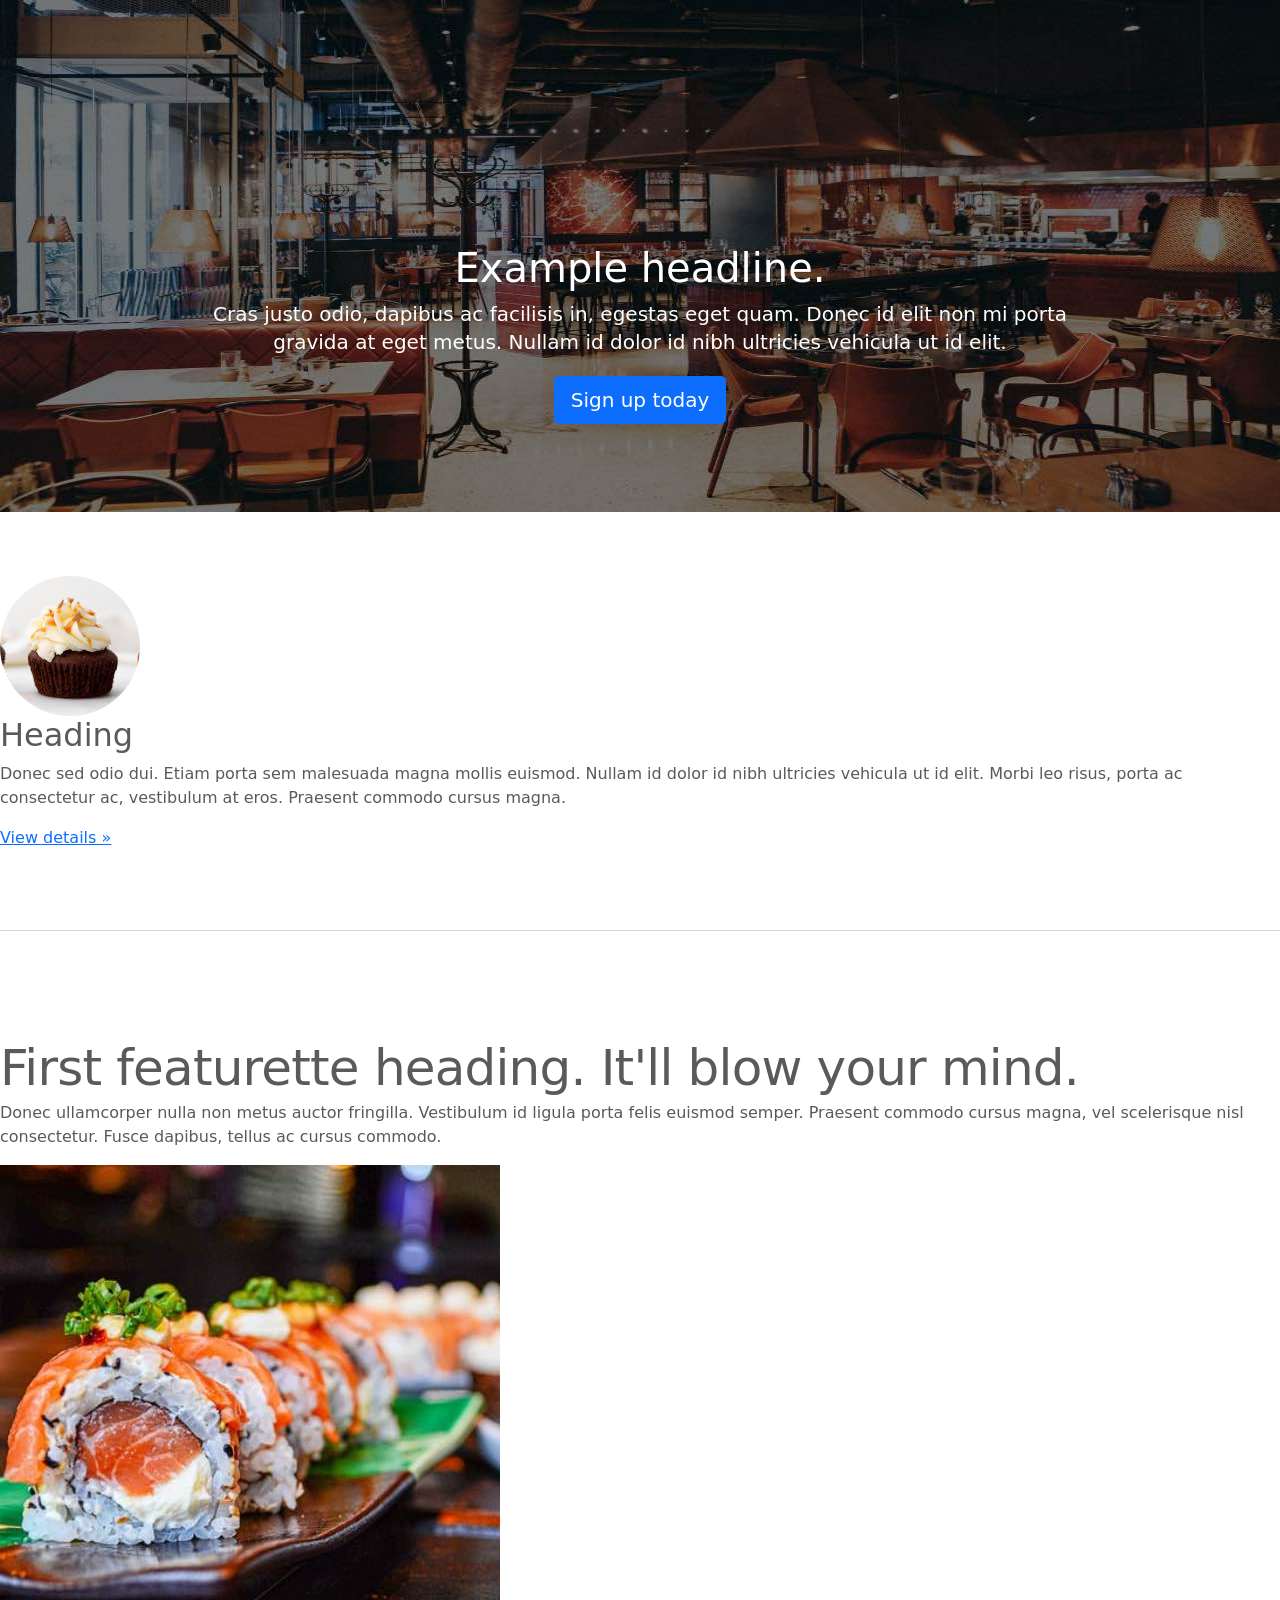
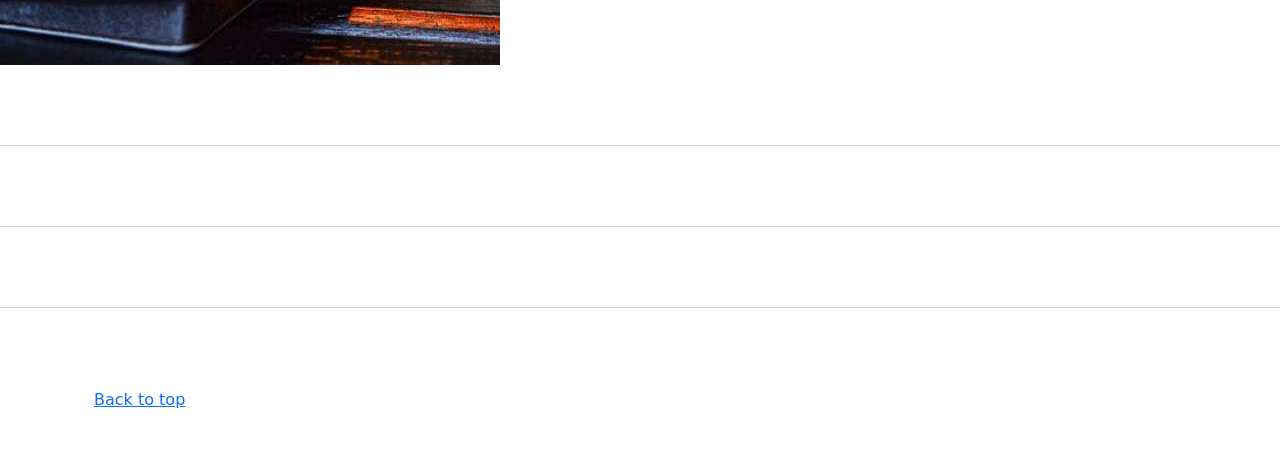
<file: kadai_003/index_for_student.html>
<!doctype html>
<html lang="en">
  <head>
    <meta charset="utf-8">
    <meta name="viewport" content="width=device-width, initial-scale=1">
    <meta name="description" content="">
    <meta name="author" content="Mark Otto, Jacob Thornton, and Bootstrap contributors">
    <meta name="generator" content="Hugo 0.79.0">
    <title>Carousel Template · Bootstrap v5.0</title>
    <link rel="canonical" href="https://getbootstrap.com/docs/5.0/examples/carousel/">
    <!-- ************************************************ bootstrap.min.cssの読み込み -->
   <link href="https://cdn.jsdelivr.net/npm/bootstrap@5.0.0-beta1/dist/css/bootstrap.min.css" rel="stylesheet" integrity="sha384-giJF6kkoqNQ00vy+HMDP7azOuL0xtbfIcaT9wjKHr8RbDVddVHyTfAAsrekwKmP1" crossorigin="anonymous">
   <link href="dist/css/bootstrap.min.css" rel="stylesheet">
    <!-- ************************************************ carousel.cssの読み込み -->
    <link href="carousel.css" rel="stylesheet">
    <!-- ************************************************ bootstrap.bundle.min.jsの読み込み -->
   <script src="https://cdn.jsdelivr.net/npm/bootstrap@5.0.0-beta1/dist/js/bootstrap.bundle.min.js" integrity="sha384-ygbV9kiqUc6oa4msXn9868pTtWMgiQaeYH7/t7LECLbyPA2x65Kgf80OJFdroafW" crossorigin="anonymous" defer></script>
   <script src="dist/js/bootstrap.bundle.min.js" defer></script>
  </head>
  <body>
    <main>
      <!-- ************************************************ カルーセル開始 -->
      <!-- <div id="myCarousel" class="carousel slide" data-bs-ride="carousel"> -->
      <div id="myCarousel" class="carousel slide carousel-fade" data-bs-ride="carousel">
        <!-- <div class="carousel-inner"> -->
        <div class="carousel-inner">
          <!-- <div class="carousel-item active"> -->
          <!-- Top_01(写真1枚目) -->
          <div class="carousel-item active">
            <img src="img/top_1.jpg" class="d-block w-100" alt="サンプル画像1">
            <div class="container">
              <!-- <div class="carousel-caption"> -->
              <div class="carousel-caption">
                <h1>Example headline.</h1>
                <p>Cras justo odio, dapibus ac facilisis in, egestas eget quam. Donec id elit non mi porta gravida at eget
                  metus. Nullam id dolor id nibh ultricies vehicula ut id elit.</p>
                <!-- <p><a class="btn btn-lg btn-primary" href="#" role="button">Sign up today</a></p> -->
              <p><a class="btn btn-lg btn-primary" href="#" role="button">Sign up today</a></p>
              </div>
            </div>
          </div>
          <!-- Top_02(写真2枚目) -->
          <div class="carousel-item">
            <img src="img/top_2.jpg" class="d-block w-100" alt="サンプル画像2">
            <div class="container">
              <!-- <div class="carousel-caption"> -->
              <div class="carousel-caption">
                <h1>Example headline.</h1>
                <p>Cras justo odio, dapibus ac facilisis in, egestas eget quam. Donec id elit non mi porta gravida at eget
                  metus. Nullam id dolor id nibh ultricies vehicula ut id elit.</p>
                <!-- <p><a class="btn btn-lg btn-primary" href="#" role="button">Sign up today</a></p> -->
              <p><a class="btn btn-lg btn-primary" href="#" role="button">Sign up today</a></p>
              </div>
            </div>
          </div> 
          <!--top_03(写真3枚目)  -->
          <div class="carousel-item">
            <img src="img/top_3.jpg" class="d-block w-100" alt="サンプル画像3">
            <div class="container">
              <!-- <div class="carousel-caption"> -->
              <div class="carousel-caption">
                <h1>Example headline.</h1>
                <p>Cras justo odio, dapibus ac facilisis in, egestas eget quam. Donec id elit non mi porta gravida at eget
                  metus. Nullam id dolor id nibh ultricies vehicula ut id elit.</p>
                <!-- <p><a class="btn btn-lg btn-primary" href="#" role="button">Sign up today</a></p> -->
              <p><a class="btn btn-lg btn-primary" href="#" role="button">Sign up today</a></p>
              </div>
            </div>
          </div>
        </div>
      </div>
      <!-- ************************************************ カルーセル終了 -->
      <!-- <div class="container marketing"> -->
      <div class="">
        <!-- <div class="row"> -->
        <div class="">
          <!-- <div class="col-lg-4"> -->
          <div class="">
            <img src="img/cake.jpg" class="rounded-circle" alt="サンプル画像2">
            <h2>Heading</h2>
            <p>Donec sed odio dui. Etiam porta sem malesuada magna mollis euismod. Nullam id dolor id nibh ultricies
              vehicula ut id elit. Morbi leo risus, porta ac consectetur ac, vestibulum at eros. Praesent commodo cursus
              magna.</p>
            <!-- <p><a class="btn btn-secondary" href="#" role="button">View details &raquo;</a></p> -->
            <p><a class="" href="#" role="button">View details &raquo;</a></p>
          </div>
        </div>
        <hr class="featurette-divider">
        <!-- <div class="row"> -->
        <div class="">
          <!-- <div class="col-md-7"> -->
          <div class="">
            <!-- <h2 class="featurette-heading">First featurette heading. <span class="text-muted">It'll blow your mind.</span> -->
            <h2 class="featurette-heading">First featurette heading. <span class="">It'll blow your mind.</span></h2>
            <!-- <p class="lead">Donec ullamcorper nulla non metus auctor fringilla. Vestibulum id ligula porta felis
              euismod
              semper. Praesent commodo cursus magna, vel scelerisque nisl consectetur. Fusce dapibus, tellus ac cursus
              commodo.</p> -->
            <p class="">
              Donec ullamcorper nulla non metus auctor fringilla. Vestibulum id ligula porta felis
              euismod
              semper. Praesent commodo cursus magna, vel scelerisque nisl consectetur. Fusce dapibus, tellus ac cursus
              commodo.
            </p>
          </div>
          <!-- <div class="col-md-5"> -->
          <div class="">
            <!-- <img src="img/sushi.jpg" class="img-fluid" alt=""> -->
            <img src="img/sushi.jpg" class="" alt="サンプル画像3">
          </div>
        </div>
        <hr class="featurette-divider">
        <!-- ここにもう一つ左右を反転させたものを作ります。 -->
        <hr class="featurette-divider">
        <!-- ここにもう一つ左右を反転させたものを作ります。 -->
        <hr class="featurette-divider">
        <footer class="container">
          <!-- <p class="float-end"><a href="#">Back to top</a></p> -->
          <p class=""><a href="#">Back to top</a></p>
        </footer>
      </div>
    </main>
  </body>

</html>
</file>
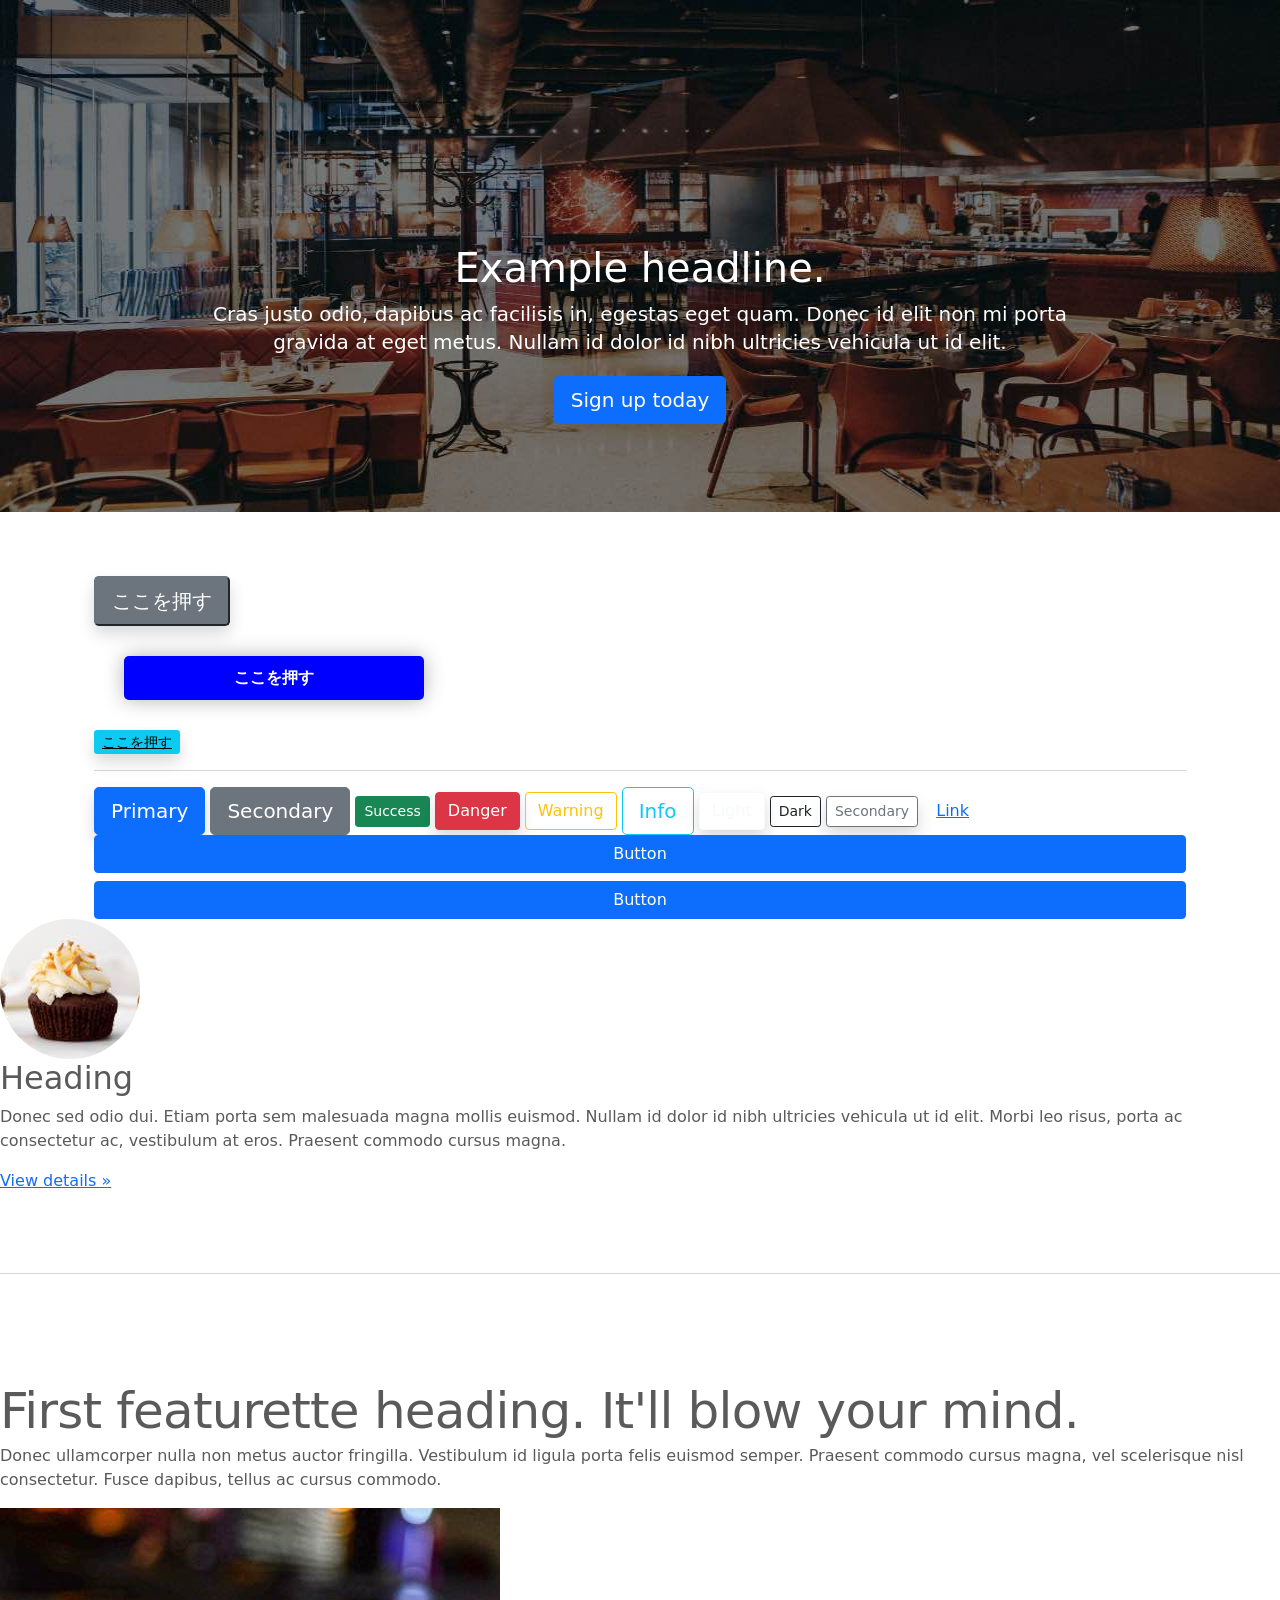
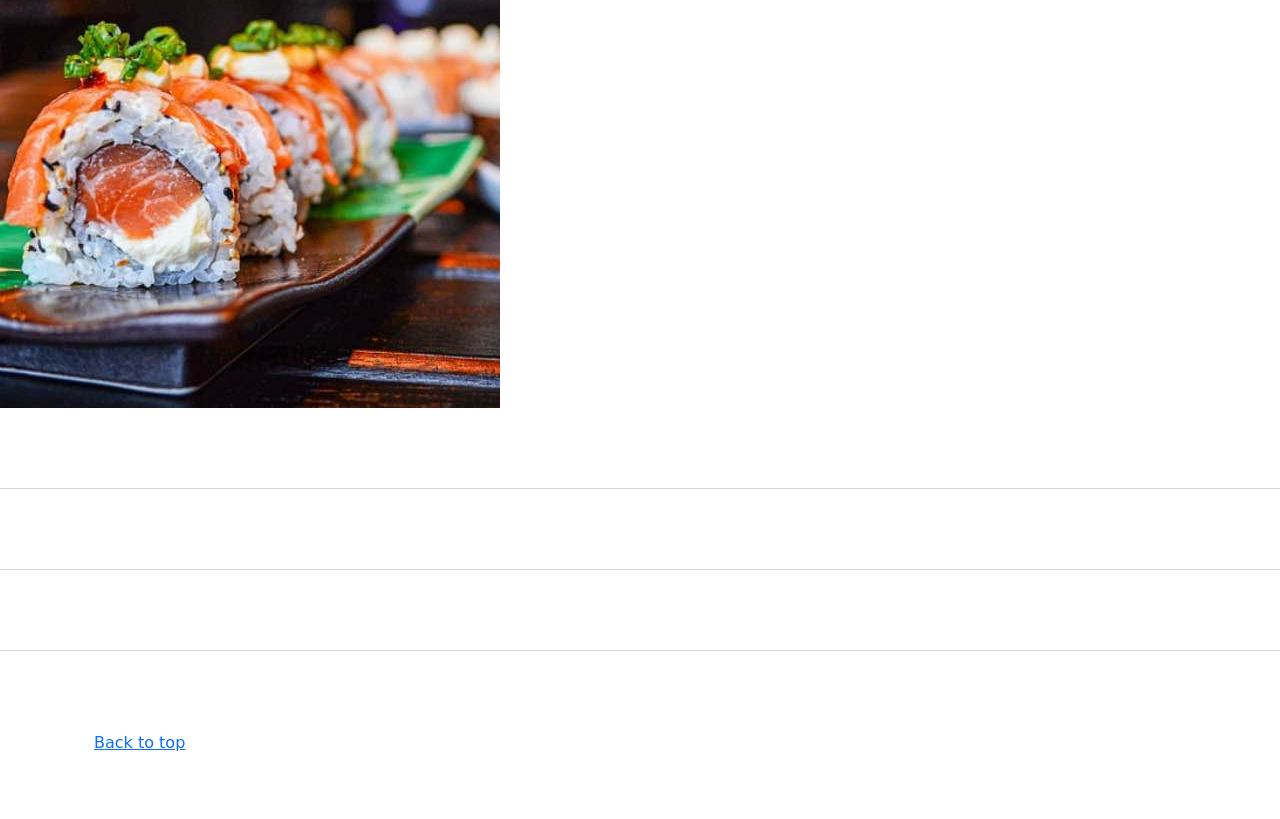
<file: kadai_004/index_for_student.html>
<!doctype html>
<html lang="en">
  <head>
    <meta charset="utf-8">
    <meta name="viewport" content="width=device-width, initial-scale=1">
    <meta name="description" content="">
    <meta name="author" content="Mark Otto, Jacob Thornton, and Bootstrap contributors">
    <meta name="generator" content="Hugo 0.79.0">
    <title>Carousel Template · Bootstrap v5.0</title>
    <link rel="canonical" href="https://getbootstrap.com/docs/5.0/examples/carousel/">
    <!-- ************************************************ bootstrap.min.cssの読み込み -->
   <link href="https://cdn.jsdelivr.net/npm/bootstrap@5.0.0-beta1/dist/css/bootstrap.min.css" rel="stylesheet" integrity="sha384-giJF6kkoqNQ00vy+HMDP7azOuL0xtbfIcaT9wjKHr8RbDVddVHyTfAAsrekwKmP1" crossorigin="anonymous">
   <link href="dist/css/bootstrap.min.css" rel="stylesheet">
    <!-- ************************************************ carousel.cssの読み込み -->
    <link href="carousel.css" rel="stylesheet">
    <!-- ************************************************ bootstrap.bundle.min.jsの読み込み -->
   <script src="https://cdn.jsdelivr.net/npm/bootstrap@5.0.0-beta1/dist/js/bootstrap.bundle.min.js" integrity="sha384-ygbV9kiqUc6oa4msXn9868pTtWMgiQaeYH7/t7LECLbyPA2x65Kgf80OJFdroafW" crossorigin="anonymous" defer></script>
   <script src="dist/js/bootstrap.bundle.min.js" defer></script>
  </head>
  <body>
    <main>
      <!-- ************************************************ カルーセル開始 -->
      <!-- <div id="myCarousel" class="carousel slide" data-bs-ride="carousel"> -->
      <div id="myCarousel" class="carousel slide carousel-fade" data-bs-ride="carousel">
        <!-- <div class="carousel-inner"> -->
        <div class="carousel-inner">
          <!-- <div class="carousel-item active"> -->
          <!-- Top_01(写真1枚目) -->
          <div class="carousel-item active">
            <img src="img/top_1.jpg" class="d-block w-100" alt="サンプル画像1">
            <div class="container">
              <!-- <div class="carousel-caption"> -->
              <div class="carousel-caption">
                <h1>Example headline.</h1>
                <p>Cras justo odio, dapibus ac facilisis in, egestas eget quam. Donec id elit non mi porta gravida at eget
                  metus. Nullam id dolor id nibh ultricies vehicula ut id elit.</p>
                <!-- <p><a class="btn btn-lg btn-primary" href="#" role="button">Sign up today</a></p> -->
              <p><a class="btn btn-lg btn-primary" href="#" role="button">Sign up today</a></p>
              </div>
            </div>
          </div>
          <!-- Top_02(写真2枚目) -->
          <div class="carousel-item">
            <img src="img/top_2.jpg" class="d-block w-100" alt="サンプル画像2">
            <div class="container">
              <!-- <div class="carousel-caption"> -->
              <div class="carousel-caption">
                <h1>Example headline.</h1>
                <p>Cras justo odio, dapibus ac facilisis in, egestas eget quam. Donec id elit non mi porta gravida at eget
                  metus. Nullam id dolor id nibh ultricies vehicula ut id elit.</p>
                <!-- <p><a class="btn btn-lg btn-primary" href="#" role="button">Sign up today</a></p> -->
              <p><a class="btn btn-lg btn-primary" href="#" role="button">Sign up today</a></p>
              </div>
            </div>
          </div> 
          <!--top_03(写真3枚目)  -->
          <div class="carousel-item">
            <img src="img/top_3.jpg" class="d-block w-100" alt="サンプル画像3">
            <div class="container">
              <!-- <div class="carousel-caption"> -->
              <div class="carousel-caption">
                <h1>Example headline.</h1>
                <p>Cras justo odio, dapibus ac facilisis in, egestas eget quam. Donec id elit non mi porta gravida at eget
                  metus. Nullam id dolor id nibh ultricies vehicula ut id elit.</p>
                <!-- <p><a class="btn btn-lg btn-primary" href="#" role="button">Sign up today</a></p> -->
              <p><a class="btn btn-lg btn-primary" href="#" role="button">Sign up today</a></p>
              </div>
            </div>
          </div>
        </div>
      </div>
      <!-- ************************************************ カルーセル終了 -->

      <div class="container">

        <style>
          .button-test {
            /* パディング(空白)上下方向10px 左右方向30px */
            padding: 10px 30px;
            /* ボタンの幅 */
            width: 300px;
            /* 背景色　青 */
            background-color: blue;
            /* フォント色　白 */
            color: white;
            /* テキスト中央揃え */
            text-align: center;
            /* フォントを太文字 */
            font-weight: bold;
            /* ボタンの角を丸める */
            border-radius: 5px;
            /* 上下左右方向の空白外側30px */
            margin: 30px;
            /* ボタンの影 */
            box-shadow: 0 0 20px 0 rgb(0, 0, 0, 30%);
          }
         </style>

        <!-- buttonテスト -->
         <button class="btn-secondary btn-lg shadow">ここを押す</button>
         <div class="button-test">ここを押す</div>
         <a href="" class="btn-info btn-sm shadow">ここを押す</a>

         <hr>

         <!-- 追加部分 -->
          <button type="button" class="btn btn-primary btn-lg shadow">Primary</button>
          <button type="button" class="btn btn-secondary btn-lg">Secondary</button>
          <button type="button" class="btn btn-success btn-sm">Success</button>
          <button type="button" class="btn btn-danger shadow">Danger</button>
          <button type="button" class="btn btn-outline-warning">Warning</button>
          <button type="button" class="btn btn-outline-info btn-lg">Info</button>
          <button type="button" class="btn btn-outline-light shadow">Light</button>
          <button type="button" class="btn btn-outline-dark btn-sm">Dark</button>
          <button type="button" class="btn btn-outline-secondary btn-sm shadow">Secondary</button>
          <button type="button" class="btn btn-link">Link</button>
          <div class="d-grid gap-2">
            <button class="btn btn-primary" type="button">Button</button>
            <button class="btn btn-primary" type="button">Button</button>
          </div>





      </div>



      <!-- <div class="container marketing"> -->
      <div class="">
        <!-- <div class="row"> -->
        <div class="">
          <!-- <div class="col-lg-4"> -->
          <div class="">
            <img src="img/cake.jpg" class="rounded-circle" alt="サンプル画像2">
            <h2>Heading</h2>
            <p>Donec sed odio dui. Etiam porta sem malesuada magna mollis euismod. Nullam id dolor id nibh ultricies
              vehicula ut id elit. Morbi leo risus, porta ac consectetur ac, vestibulum at eros. Praesent commodo cursus
              magna.</p>
            <!-- <p><a class="btn btn-secondary" href="#" role="button">View details &raquo;</a></p> -->
            <p><a class="" href="#" role="button">View details &raquo;</a></p>
          </div>
        </div>
        <hr class="featurette-divider">
        <!-- <div class="row"> -->
        <div class="">
          <!-- <div class="col-md-7"> -->
          <div class="">
            <!-- <h2 class="featurette-heading">First featurette heading. <span class="text-muted">It'll blow your mind.</span> -->
            <h2 class="featurette-heading">First featurette heading. <span class="">It'll blow your mind.</span></h2>
            <!-- <p class="lead">Donec ullamcorper nulla non metus auctor fringilla. Vestibulum id ligula porta felis
              euismod
              semper. Praesent commodo cursus magna, vel scelerisque nisl consectetur. Fusce dapibus, tellus ac cursus
              commodo.</p> -->
            <p class="">
              Donec ullamcorper nulla non metus auctor fringilla. Vestibulum id ligula porta felis
              euismod
              semper. Praesent commodo cursus magna, vel scelerisque nisl consectetur. Fusce dapibus, tellus ac cursus
              commodo.
            </p>
          </div>
          <!-- <div class="col-md-5"> -->
          <div class="">
            <!-- <img src="img/sushi.jpg" class="img-fluid" alt=""> -->
            <img src="img/sushi.jpg" class="" alt="サンプル画像3">
          </div>
        </div>
        <hr class="featurette-divider">
        <!-- ここにもう一つ左右を反転させたものを作ります。 -->
        <hr class="featurette-divider">
        <!-- ここにもう一つ左右を反転させたものを作ります。 -->
        <hr class="featurette-divider">
        <footer class="container">
          <!-- <p class="float-end"><a href="#">Back to top</a></p> -->
          <p class=""><a href="#">Back to top</a></p>
        </footer>
      </div>
    </main>
  </body>

</html>
</file>
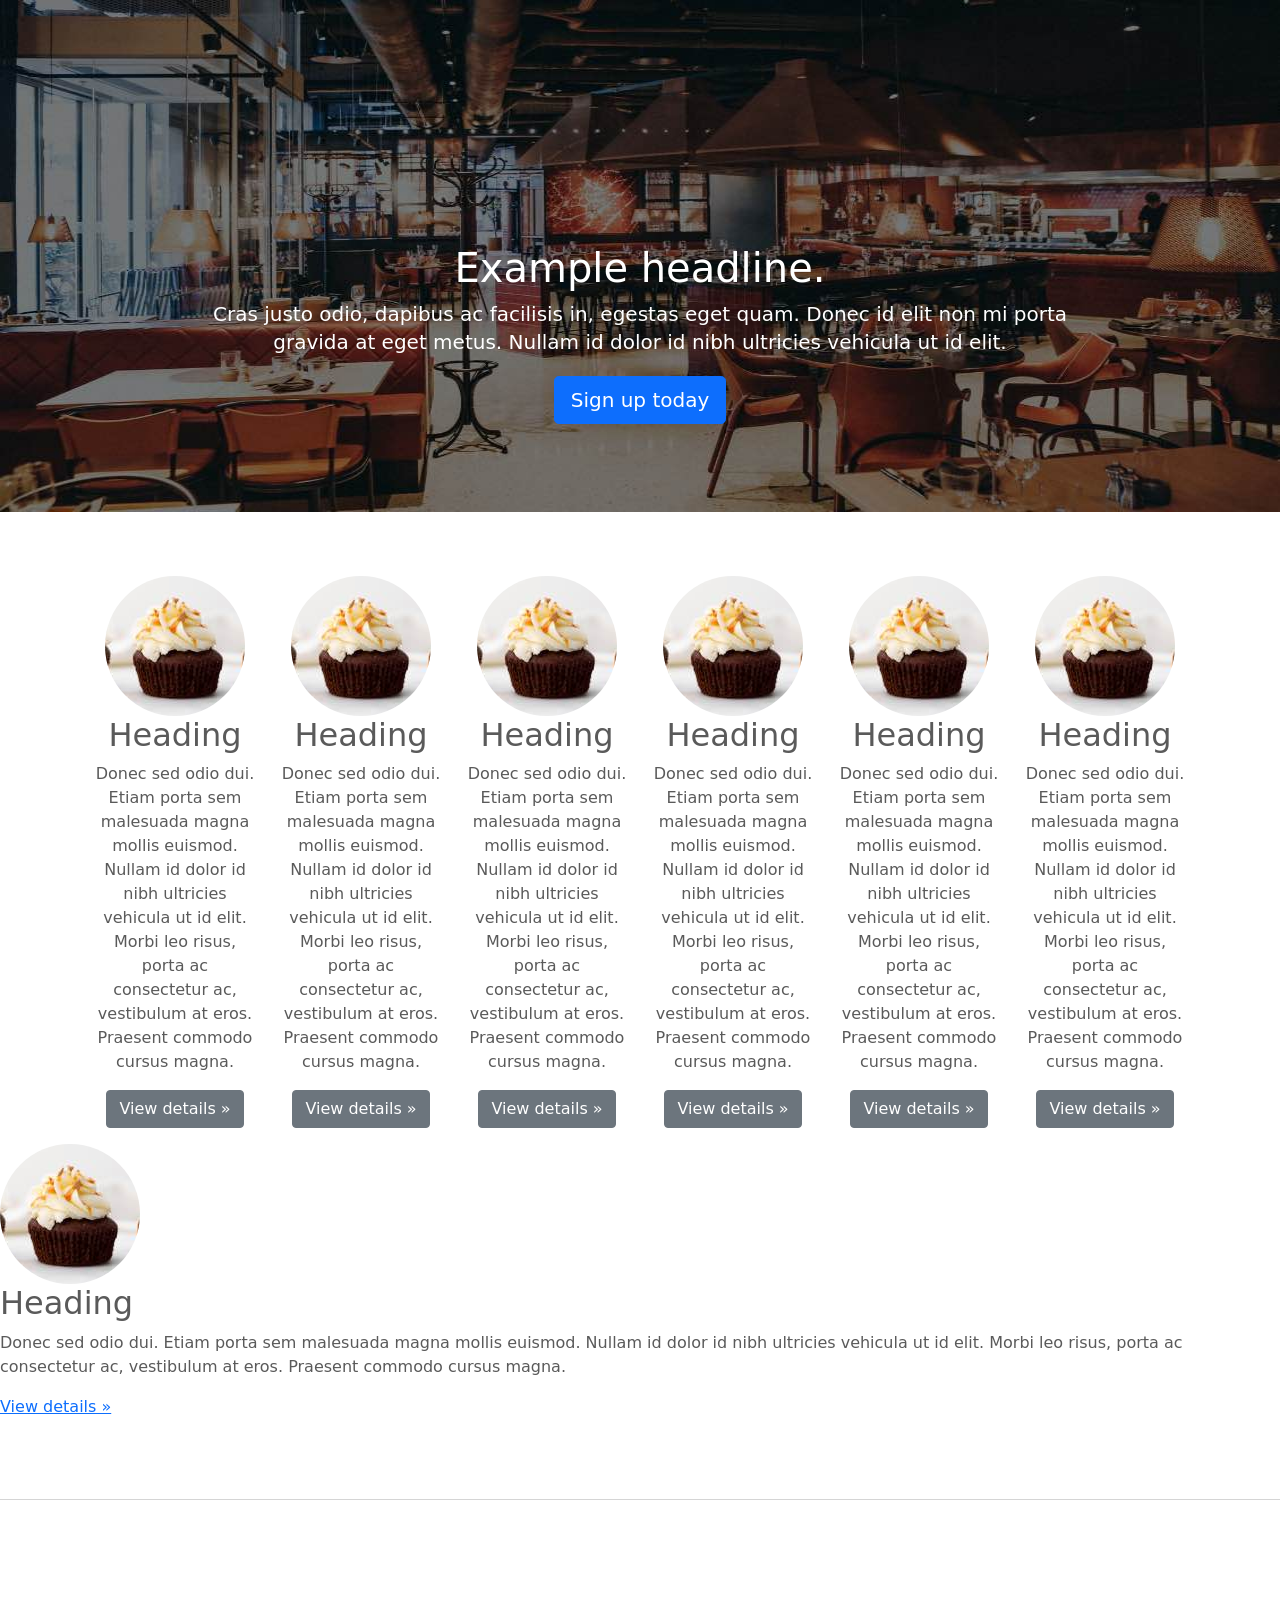
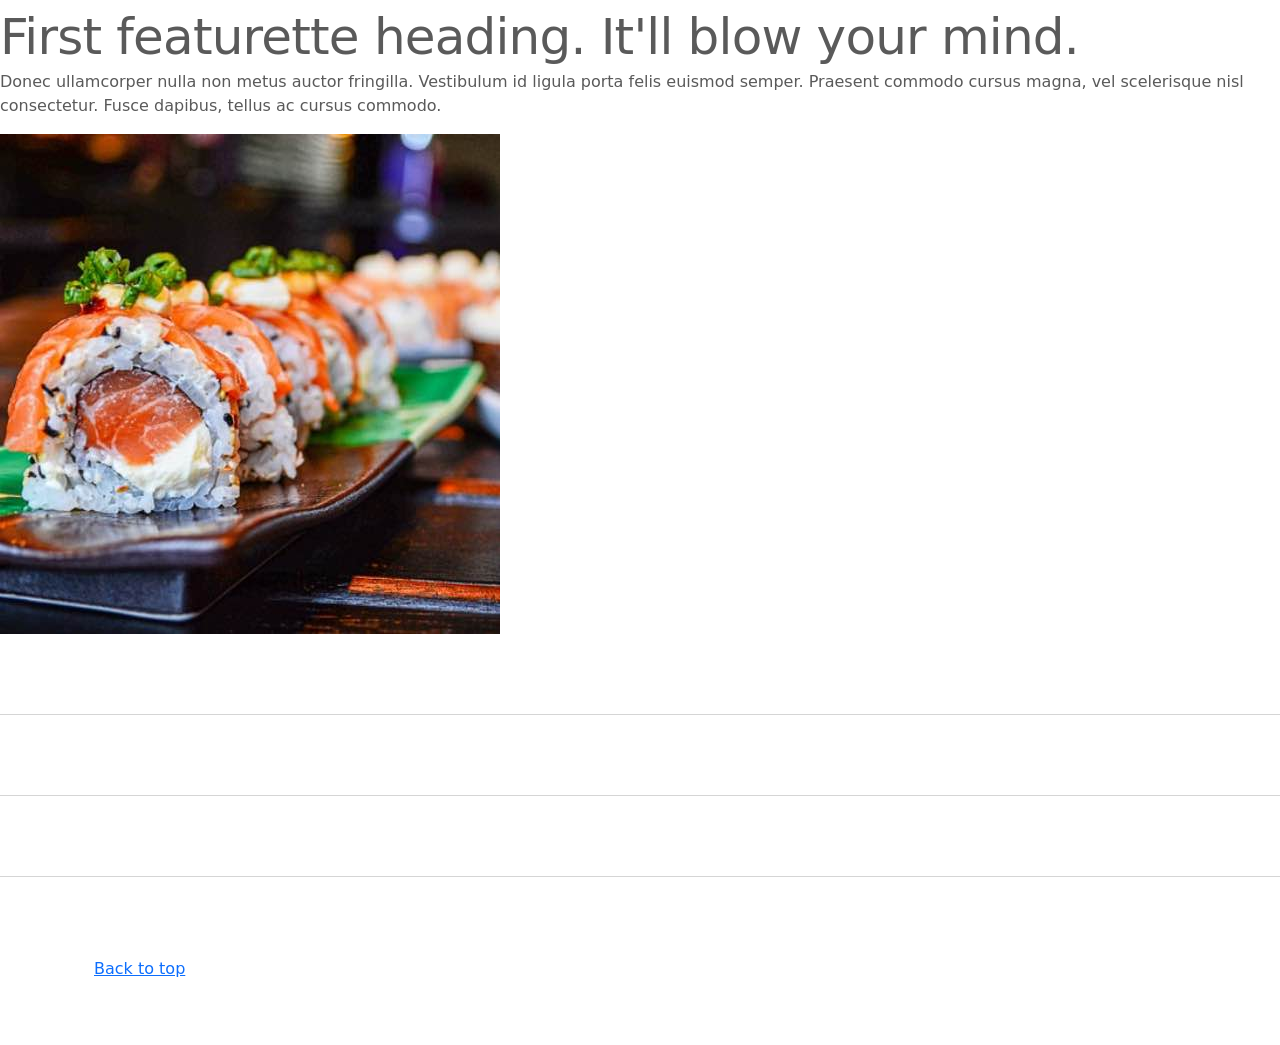
<file: kadai_005/index_for_student.html>
<!doctype html>
<html lang="en">
  <head>
    <meta charset="utf-8">
    <meta name="viewport" content="width=device-width, initial-scale=1">
    <meta name="description" content="">
    <meta name="author" content="Mark Otto, Jacob Thornton, and Bootstrap contributors">
    <meta name="generator" content="Hugo 0.79.0">
    <title>Carousel Template · Bootstrap v5.0</title>
    <link rel="canonical" href="https://getbootstrap.com/docs/5.0/examples/carousel/">
    <!-- ************************************************ bootstrap.min.cssの読み込み -->
   <link href="https://cdn.jsdelivr.net/npm/bootstrap@5.0.0-beta1/dist/css/bootstrap.min.css" rel="stylesheet" integrity="sha384-giJF6kkoqNQ00vy+HMDP7azOuL0xtbfIcaT9wjKHr8RbDVddVHyTfAAsrekwKmP1" crossorigin="anonymous">
   <link href="dist/css/bootstrap.min.css" rel="stylesheet">
    <!-- ************************************************ carousel.cssの読み込み -->
    <link href="carousel.css" rel="stylesheet">
    <!-- ************************************************ bootstrap.bundle.min.jsの読み込み -->
   <script src="https://cdn.jsdelivr.net/npm/bootstrap@5.0.0-beta1/dist/js/bootstrap.bundle.min.js" integrity="sha384-ygbV9kiqUc6oa4msXn9868pTtWMgiQaeYH7/t7LECLbyPA2x65Kgf80OJFdroafW" crossorigin="anonymous" defer></script>
   <script src="dist/js/bootstrap.bundle.min.js" defer></script>
  </head>
  <body>
    <main>
      <!-- ************************************************ カルーセル開始 -->
      <!-- <div id="myCarousel" class="carousel slide" data-bs-ride="carousel"> -->
      <div id="myCarousel" class="carousel slide carousel-fade" data-bs-ride="carousel">
        <!-- <div class="carousel-inner"> -->
        <div class="carousel-inner">
          <!-- <div class="carousel-item active"> -->
          <!-- Top_01(写真1枚目) -->
          <div class="carousel-item active">
            <img src="img/top_1.jpg" class="d-block w-100" alt="サンプル画像1">
            <div class="container">
              <!-- <div class="carousel-caption"> -->
              <div class="carousel-caption">
                <h1>Example headline.</h1>
                <p>Cras justo odio, dapibus ac facilisis in, egestas eget quam. Donec id elit non mi porta gravida at eget
                  metus. Nullam id dolor id nibh ultricies vehicula ut id elit.</p>
                <!-- <p><a class="btn btn-lg btn-primary" href="#" role="button">Sign up today</a></p> -->
              <p><a class="btn btn-lg btn-primary" href="#" role="button">Sign up today</a></p>
              </div>
            </div>
          </div>
          <!-- Top_02(写真2枚目) -->
          <div class="carousel-item">
            <img src="img/top_2.jpg" class="d-block w-100" alt="サンプル画像2">
            <div class="container">
              <!-- <div class="carousel-caption"> -->
              <div class="carousel-caption">
                <h1>Example headline.</h1>
                <p>Cras justo odio, dapibus ac facilisis in, egestas eget quam. Donec id elit non mi porta gravida at eget
                  metus. Nullam id dolor id nibh ultricies vehicula ut id elit.</p>
                <!-- <p><a class="btn btn-lg btn-primary" href="#" role="button">Sign up today</a></p> -->
              <p><a class="btn btn-lg btn-primary" href="#" role="button">Sign up today</a></p>
              </div>
            </div>
          </div> 
          <!--top_03(写真3枚目)  -->
          <div class="carousel-item">
            <img src="img/top_3.jpg" class="d-block w-100" alt="サンプル画像3">
            <div class="container">
              <!-- <div class="carousel-caption"> -->
              <div class="carousel-caption">
                <h1>Example headline.</h1>
                <p>Cras justo odio, dapibus ac facilisis in, egestas eget quam. Donec id elit non mi porta gravida at eget
                  metus. Nullam id dolor id nibh ultricies vehicula ut id elit.</p>
                <!-- <p><a class="btn btn-lg btn-primary" href="#" role="button">Sign up today</a></p> -->
              <p><a class="btn btn-lg btn-primary" href="#" role="button">Sign up today</a></p>
              </div>
            </div>
          </div>
        </div>
      </div>
      <!-- ************************************************ カルーセル終了 -->

      <!-- ボタンの4章のだから非表示にしている -->
      <!-- <div class="container">

        <style>
          .button-test {
            /* パディング(空白)上下方向10px 左右方向30px */
            padding: 10px 30px;
            /* ボタンの幅 */
            width: 300px;
            /* 背景色　青 */
            background-color: blue;
            /* フォント色　白 */
            color: white;
            /* テキスト中央揃え */
            text-align: center;
            /* フォントを太文字 */
            font-weight: bold;
            /* ボタンの角を丸める */
            border-radius: 5px;
            /* 上下左右方向の空白外側30px */
            margin: 30px;
            /* ボタンの影 */
            box-shadow: 0 0 20px 0 rgb(0, 0, 0, 30%);
          }

        </style> -->

        <!-- buttonテスト
         <button class="btn-secondary btn-lg shadow">ここを押す</button>
         <div class="button-test">ここを押す</div>
         <a href="" class="btn-info btn-sm shadow">ここを押す</a>
      </div> -->

      <!-- 5章のグリッドシステム -->
       <div class="container">
        <div class="row">
         <div class="col-md-2 col-6 text-center">
          <!-- start col-lg-4 -->
          <img src="img/cake.jpg" class="rounded-circle" alt="サンプル画像2">

          <h2>Heading</h2>
          <p>
            Donec sed odio dui. Etiam porta sem malesuada magna mollis 
            euismod. Nullam id dolor id nibh ultricies vehicula ut id elit. 
            Morbi leo risus, porta ac consectetur ac, vestibulum at eros. 
            Praesent commodo cursus magna.
          </p>
          <p><a class="btn btn-secondary" href="#" role="button">View details &raquo;</a></p>
         </div>

         <div class="col-md-2 col-6 text-center">
          <!-- start col-lg-4 -->
          <img src="img/cake.jpg" class="rounded-circle" alt="サンプル画像2">
          <h2>Heading</h2>
         <p>
           Donec sed odio dui. Etiam porta sem malesuada magna mollis
           euismod. Nullam id dolor id nibh ultricies vehicula ut id elit.
           Morbi leo risus, porta ac consectetur ac, vestibulum at eros.
           Praesent commodo cursus magna.
         </p>
         <p><a class="btn btn-secondary" href="#" role="button">View details &raquo;</a></p>
         </div>
         <div class="col-md-2 col-6 text-center">
          <!-- start col-lg-4 -->
          <img src="img/cake.jpg" class="rounded-circle" alt="サンプル画像2">
          <h2>Heading</h2>
          <p>
           Donec sed odio dui. Etiam porta sem malesuada magna mollis
           euismod. Nullam id dolor id nibh ultricies vehicula ut id elit.
           Morbi leo risus, porta ac consectetur ac, vestibulum at eros.
           Praesent commodo cursus magna.
          </p>
          <p><a class="btn btn-secondary" href="#" role="button">View details &raquo;</a></p>
          </div>
          <div class="col-md-2 col-6 text-center">
          <!-- start col-lg-4 -->
          <img src="img/cake.jpg" class="rounded-circle" alt="サンプル画像2">
          <h2>Heading</h2>
          <p>
           Donec sed odio dui. Etiam porta sem malesuada magna mollis
           euismod. Nullam id dolor id nibh ultricies vehicula ut id elit.
           Morbi leo risus, porta ac consectetur ac, vestibulum at eros.
           Praesent commodo cursus magna.
          </p>
          <p><a class="btn btn-secondary" href="#" role="button">View details &raquo;</a></p>
          </div>
          <div class="col-md-2 col-6 text-center">
          <!-- start col-lg-4 -->
          <img src="img/cake.jpg" class="rounded-circle" alt="サンプル画像2">
          <h2>Heading</h2>
          <p>
           Donec sed odio dui. Etiam porta sem malesuada magna mollis
           euismod. Nullam id dolor id nibh ultricies vehicula ut id elit.
           Morbi leo risus, porta ac consectetur ac, vestibulum at eros.
           Praesent commodo cursus magna.
          </p>
          <p><a class="btn btn-secondary" href="#" role="button">View details &raquo;</a></p>
          </div>
          <div class="col-md-2 col-6 text-center">
          <!-- start col-lg-4 -->
          <img src="img/cake.jpg" class="rounded-circle" alt="サンプル画像2">
          <h2>Heading</h2>
          <p>
           Donec sed odio dui. Etiam porta sem malesuada magna mollis
           euismod. Nullam id dolor id nibh ultricies vehicula ut id elit.
           Morbi leo risus, porta ac consectetur ac, vestibulum at eros.
           Praesent commodo cursus magna.
          </p>
          <p><a class="btn btn-secondary" href="#" role="button">View details &raquo;</a></p>
          </div>
        </div>
       </div>

      <!-- <div class="container marketing"> -->
      <div class="">
        <!-- <div class="row"> -->
        <div class="">
          <!-- <div class="col-lg-4"> -->
          <div class="">
            <img src="img/cake.jpg" class="rounded-circle" alt="サンプル画像2">
            <h2>Heading</h2>
            <p>Donec sed odio dui. Etiam porta sem malesuada magna mollis euismod. Nullam id dolor id nibh ultricies
              vehicula ut id elit. Morbi leo risus, porta ac consectetur ac, vestibulum at eros. Praesent commodo cursus
              magna.</p>
            <!-- <p><a class="btn btn-secondary" href="#" role="button">View details &raquo;</a></p> -->
            <p><a class="" href="#" role="button">View details &raquo;</a></p>
          </div>
        </div>
        <hr class="featurette-divider">
        <!-- <div class="row"> -->
        <div class="">
          <!-- <div class="col-md-7"> -->
          <div class="">
            <!-- <h2 class="featurette-heading">First featurette heading. <span class="text-muted">It'll blow your mind.</span> -->
            <h2 class="featurette-heading">First featurette heading. <span class="">It'll blow your mind.</span></h2>
            <!-- <p class="lead">Donec ullamcorper nulla non metus auctor fringilla. Vestibulum id ligula porta felis
              euismod
              semper. Praesent commodo cursus magna, vel scelerisque nisl consectetur. Fusce dapibus, tellus ac cursus
              commodo.</p> -->
            <p class="">
              Donec ullamcorper nulla non metus auctor fringilla. Vestibulum id ligula porta felis
              euismod
              semper. Praesent commodo cursus magna, vel scelerisque nisl consectetur. Fusce dapibus, tellus ac cursus
              commodo.
            </p>
          </div>
          <!-- <div class="col-md-5"> -->
          <div class="">
            <!-- <img src="img/sushi.jpg" class="img-fluid" alt=""> -->
            <img src="img/sushi.jpg" class="" alt="サンプル画像3">
          </div>
        </div>
        <hr class="featurette-divider">
        <!-- ここにもう一つ左右を反転させたものを作ります。 -->
        <hr class="featurette-divider">
        <!-- ここにもう一つ左右を反転させたものを作ります。 -->
        <hr class="featurette-divider">
        <footer class="container">
          <!-- <p class="float-end"><a href="#">Back to top</a></p> -->
          <p class=""><a href="#">Back to top</a></p>
        </footer>
      </div>
    </main>
  </body>

</html>
</file>
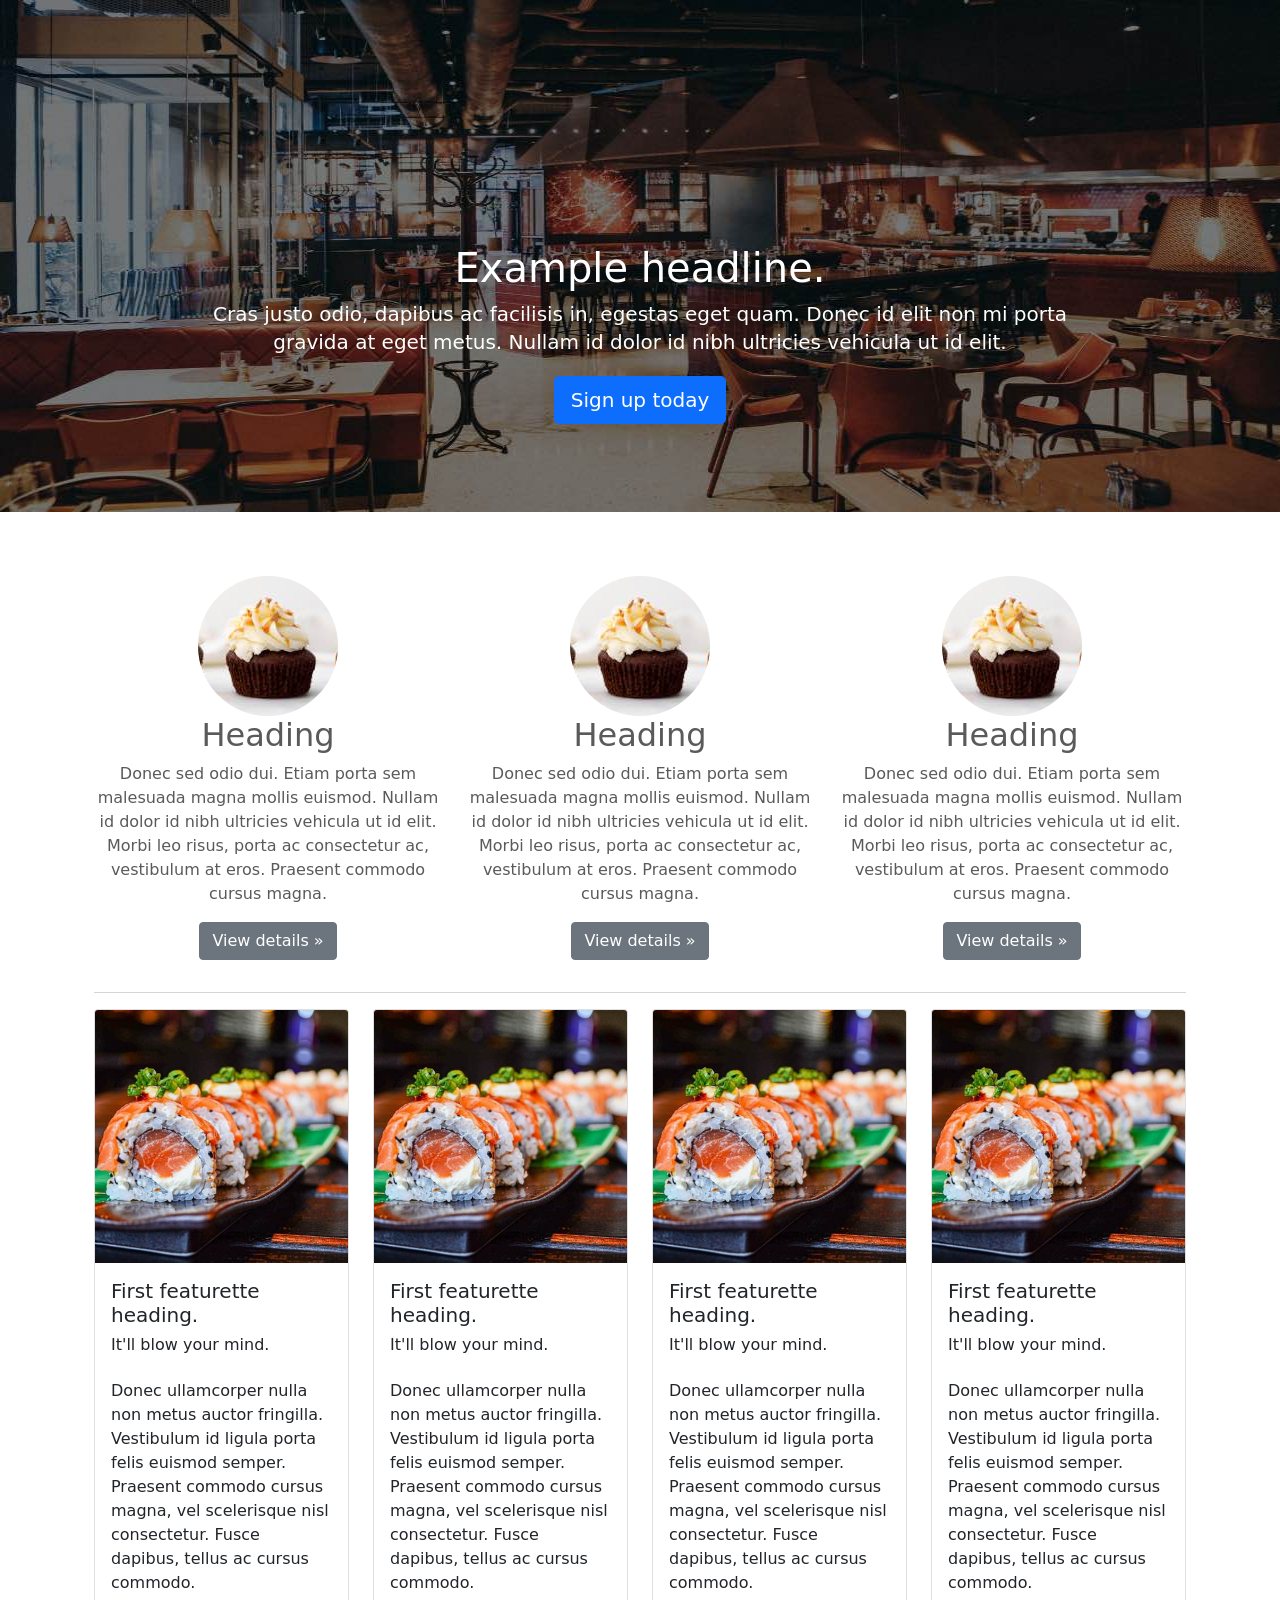
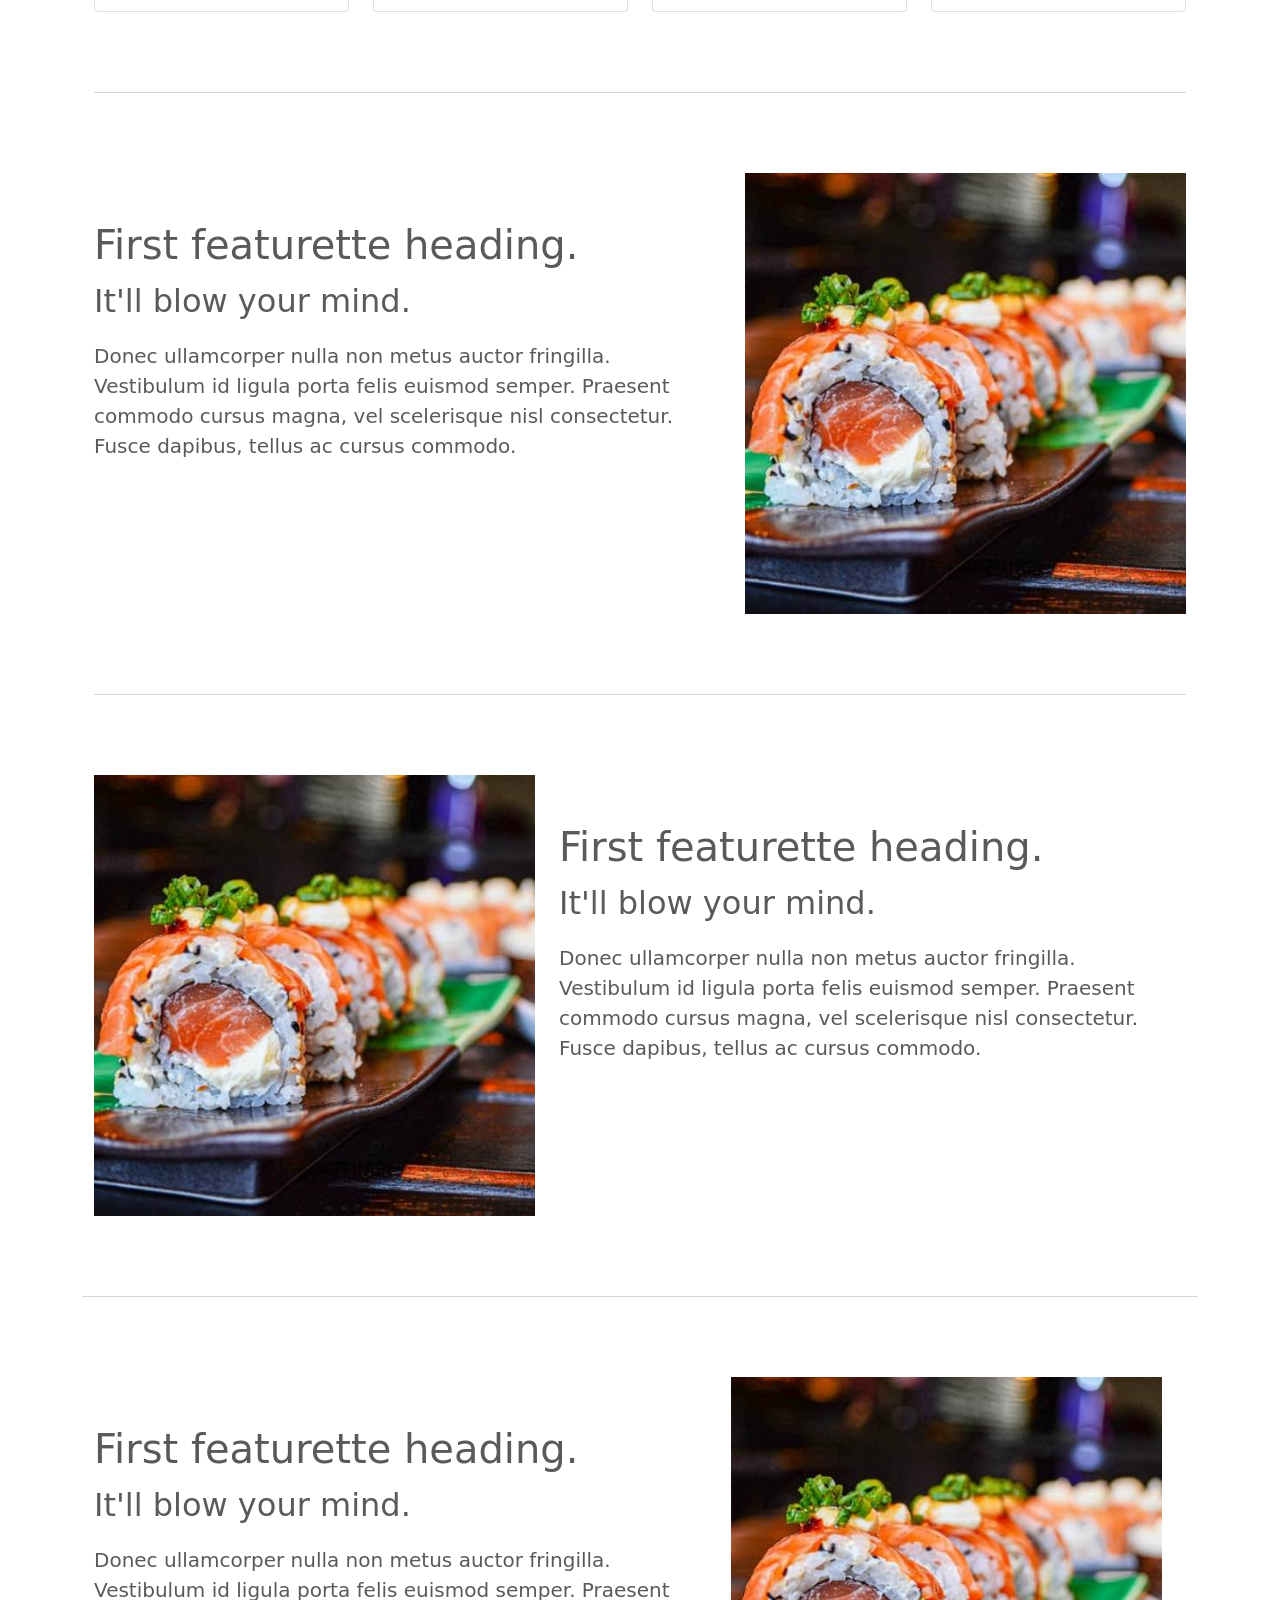
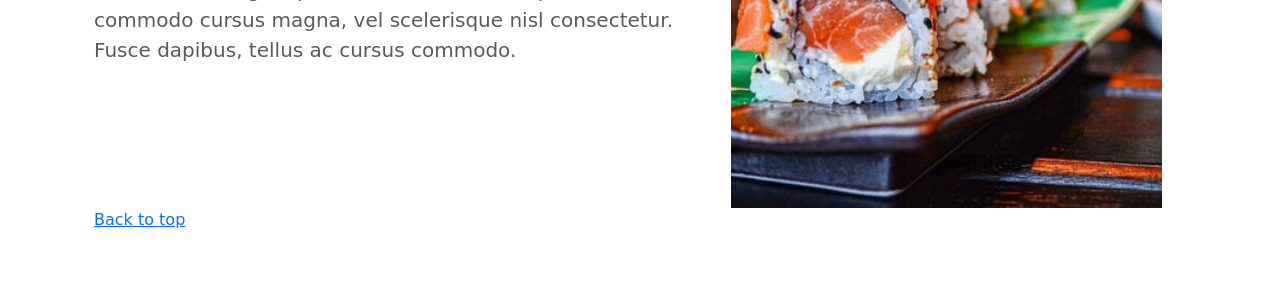
<file: kadai_006/index_for_student.html>
<!doctype html>
<html lang="en">
  <head>
    <meta charset="utf-8">
    <meta name="viewport" content="width=device-width, initial-scale=1">
    <meta name="description" content="">
    <meta name="author" content="Mark Otto, Jacob Thornton, and Bootstrap contributors">
    <meta name="generator" content="Hugo 0.79.0">
    <title>Carousel Template · Bootstrap v5.0</title>
    <link rel="canonical" href="https://getbootstrap.com/docs/5.0/examples/carousel/">
    <!-- ************************************************ bootstrap.min.cssの読み込み -->
   <link href="https://cdn.jsdelivr.net/npm/bootstrap@5.0.0-beta1/dist/css/bootstrap.min.css" rel="stylesheet" integrity="sha384-giJF6kkoqNQ00vy+HMDP7azOuL0xtbfIcaT9wjKHr8RbDVddVHyTfAAsrekwKmP1" crossorigin="anonymous">
   <link href="dist/css/bootstrap.min.css" rel="stylesheet">
    <!-- ************************************************ carousel.cssの読み込み -->
    <link href="carousel.css" rel="stylesheet">
    <!-- ************************************************ bootstrap.bundle.min.jsの読み込み -->
   <script src="https://cdn.jsdelivr.net/npm/bootstrap@5.0.0-beta1/dist/js/bootstrap.bundle.min.js" integrity="sha384-ygbV9kiqUc6oa4msXn9868pTtWMgiQaeYH7/t7LECLbyPA2x65Kgf80OJFdroafW" crossorigin="anonymous" defer></script>
   <script src="dist/js/bootstrap.bundle.min.js" defer></script>
  </head>
  <body>
    <main>
      <!-- ************************************************ カルーセル開始 -->
      <!-- <div id="myCarousel" class="carousel slide" data-bs-ride="carousel"> -->
      <div id="myCarousel" class="carousel slide carousel-fade" data-bs-ride="carousel">
        <!-- <div class="carousel-inner"> -->
        <div class="carousel-inner">
          <!-- <div class="carousel-item active"> -->
          <!-- Top_01(写真1枚目) -->
          <div class="carousel-item active">
            <img src="img/top_1.jpg" class="d-block w-100" alt="サンプル画像1">
            <div class="container">
              <!-- <div class="carousel-caption"> -->
              <div class="carousel-caption">
                <h1>Example headline.</h1>
                <p>Cras justo odio, dapibus ac facilisis in, egestas eget quam. Donec id elit non mi porta gravida at eget
                  metus. Nullam id dolor id nibh ultricies vehicula ut id elit.</p>
                <!-- <p><a class="btn btn-lg btn-primary" href="#" role="button">Sign up today</a></p> -->
              <p><a class="btn btn-lg btn-primary" href="#" role="button">Sign up today</a></p>
              </div>
            </div>
          </div>
          <!-- Top_02(写真2枚目) -->
          <div class="carousel-item">
            <img src="img/top_2.jpg" class="d-block w-100" alt="サンプル画像2">
            <div class="container">
              <!-- <div class="carousel-caption"> -->
              <div class="carousel-caption">
                <h1>Example headline.</h1>
                <p>Cras justo odio, dapibus ac facilisis in, egestas eget quam. Donec id elit non mi porta gravida at eget
                  metus. Nullam id dolor id nibh ultricies vehicula ut id elit.</p>
                <!-- <p><a class="btn btn-lg btn-primary" href="#" role="button">Sign up today</a></p> -->
              <p><a class="btn btn-lg btn-primary" href="#" role="button">Sign up today</a></p>
              </div>
            </div>
          </div> 
          <!--top_03(写真3枚目)  -->
          <div class="carousel-item">
            <img src="img/top_3.jpg" class="d-block w-100" alt="サンプル画像3">
            <div class="container">
              <!-- <div class="carousel-caption"> -->
              <div class="carousel-caption">
                <h1>Example headline.</h1>
                <p>Cras justo odio, dapibus ac facilisis in, egestas eget quam. Donec id elit non mi porta gravida at eget
                  metus. Nullam id dolor id nibh ultricies vehicula ut id elit.</p>
                <!-- <p><a class="btn btn-lg btn-primary" href="#" role="button">Sign up today</a></p> -->
              <p><a class="btn btn-lg btn-primary" href="#" role="button">Sign up today</a></p>
              </div>
            </div>
          </div>
        </div>
      </div>
      <!-- ************************************************ カルーセル終了 -->

      <!-- ボタンの4章のだから非表示にしている -->
      <!-- <div class="container">

        <style>
          .button-test {
            /* パディング(空白)上下方向10px 左右方向30px */
            padding: 10px 30px;
            /* ボタンの幅 */
            width: 300px;
            /* 背景色　青 */
            background-color: blue;
            /* フォント色　白 */
            color: white;
            /* テキスト中央揃え */
            text-align: center;
            /* フォントを太文字 */
            font-weight: bold;
            /* ボタンの角を丸める */
            border-radius: 5px;
            /* 上下左右方向の空白外側30px */
            margin: 30px;
            /* ボタンの影 */
            box-shadow: 0 0 20px 0 rgb(0, 0, 0, 30%);
          }

        </style> -->

        <!-- buttonテスト
         <button class="btn-secondary btn-lg shadow">ここを押す</button>
         <div class="button-test">ここを押す</div>
         <a href="" class="btn-info btn-sm shadow">ここを押す</a>
      </div> -->

      <!-- 5章のグリッドシステム -->
       <div class="container">
        <div class="row">
         <div class="col-md-4 text-center">
          <!-- start col-lg-4 -->
          <img src="img/cake.jpg" class="rounded-circle" alt="サンプル画像2">

          <h2>Heading</h2>
          <p>
            Donec sed odio dui. Etiam porta sem malesuada magna mollis 
            euismod. Nullam id dolor id nibh ultricies vehicula ut id elit. 
            Morbi leo risus, porta ac consectetur ac, vestibulum at eros. 
            Praesent commodo cursus magna.
          </p>
          <p><a class="btn btn-secondary" href="#" role="button">View details &raquo;</a></p>
         </div>

         <div class="col-md-4 text-center">
          <!-- start col-lg-4 -->
          <img src="img/cake.jpg" class="rounded-circle" alt="サンプル画像2">
          <h2>Heading</h2>
         <p>
           Donec sed odio dui. Etiam porta sem malesuada magna mollis
           euismod. Nullam id dolor id nibh ultricies vehicula ut id elit.
           Morbi leo risus, porta ac consectetur ac, vestibulum at eros.
           Praesent commodo cursus magna.
         </p>
         <p><a class="btn btn-secondary" href="#" role="button">View details &raquo;</a></p>
         </div>
         <div class="col-md-4 text-center">
          <!-- start col-lg-4 -->
          <img src="img/cake.jpg" class="rounded-circle" alt="サンプル画像2">
          <h2>Heading</h2>
          <p>
           Donec sed odio dui. Etiam porta sem malesuada magna mollis
           euismod. Nullam id dolor id nibh ultricies vehicula ut id elit.
           Morbi leo risus, porta ac consectetur ac, vestibulum at eros.
           Praesent commodo cursus magna.
          </p>
          <p><a class="btn btn-secondary" href="#" role="button">View details &raquo;</a></p>
          </div>
        </div>
        <hr>
       
   <div class="row row-cols-1 row-cols-md-4 g-4">
  <div class="col">
    <div class="card">
      <img src="img/sushi.jpg" class="card-img-top" alt="サンプル画像3">
      <div class="card-body">
        <h5 class="card-title">First featurette heading.</h5>
        <h6>It'll blow your mind.</h6>
        <p class="card-text mt-4">
           Donec ullamcorper nulla non metus auctor fringilla. Vestibulum id ligula porta felis
           euismod
           semper. Praesent commodo cursus magna, vel scelerisque nisl consectetur. Fusce dapibus, tellus ac cursus
           commodo.
        </p>
      </div>
    </div>
  </div>
  <div class="col">
    <div class="card">
      <img src="img/sushi.jpg" class="card-img-top" alt="サンプル画像3">
      <div class="card-body">
        <h5 class="card-title">First featurette heading.</h5>
        <h6>It'll blow your mind.</h6>
        <p class="card-text mt-4">
           Donec ullamcorper nulla non metus auctor fringilla. Vestibulum id ligula porta felis
           euismod
           semper. Praesent commodo cursus magna, vel scelerisque nisl consectetur. Fusce dapibus, tellus ac cursus
           commodo.
        </p>
      </div>
    </div>
  </div>
  <div class="col">
    <div class="card">
      <img src="img/sushi.jpg" class="card-img-top" alt="サンプル画像3">
      <div class="card-body">
        <h5 class="card-title">First featurette heading.</h5>
        <h6>It'll blow your mind.</h6>
        <p class="card-text mt-4">
           Donec ullamcorper nulla non metus auctor fringilla. Vestibulum id ligula porta felis
           euismod
           semper. Praesent commodo cursus magna, vel scelerisque nisl consectetur. Fusce dapibus, tellus ac cursus
           commodo.
        </p>
      </div>
    </div>
  </div>
  <div class="col">
    <div class="card">
      <img src="img/sushi.jpg" class="card-img-top" alt="サンプル画像3">
      <div class="card-body">
                <h5 class="card-title">First featurette heading.</h5>
        <h6>It'll blow your mind.</h6>
        <p class="card-text mt-4">
           Donec ullamcorper nulla non metus auctor fringilla. Vestibulum id ligula porta felis
           euismod
           semper. Praesent commodo cursus magna, vel scelerisque nisl consectetur. Fusce dapibus, tellus ac cursus
           commodo.
        </p>
      </div>
    </div>
  </div>
</div>
        <hr class="featurette-divider">
        <!-- <div class="row"> -->
        <div class="row">
          <!-- <div class="col-md-7"> -->
          <!-- 左側7/12の部分（文字部分） -->
          <div class="col-md-7">
            <!-- <h2 class="featurette-heading">First featurette heading. <span class="text-muted">It'll blow your mind.</span> -->
            <h2 class="fs-1 mt-5">First featurette heading. </h2>
            <p class="fs-2">It'll blow your mind.</p>
            <p class="lead">
              Donec ullamcorper nulla non metus auctor fringilla. Vestibulum id ligula porta felis
              euismod
              semper. Praesent commodo cursus magna, vel scelerisque nisl consectetur. Fusce dapibus, tellus ac cursus
              commodo.
            </p>
          </div>
          <!-- <div class="col-md-5"> -->
          <!-- 画像部分 -->
          <div class="col-md-5">
            <!-- <img src="img/sushi.jpg" class="img-fluid" alt=""> -->
            <img src="img/sushi.jpg" class="img-fluid" alt="サンプル画像3">
          </div>
        </div>

        <hr class="featurette-divider">
        <!-- ここにもう一つ左右を反転させたものを作ります。 -->
        <!-- <div class="row"> -->
        <div class="row">
          <!-- <div class="col-md-5"> -->
          <!-- 画像部分 -->
          <div class="col-md-5">
            <!-- <img src="img/sushi.jpg" class="img-fluid" alt=""> -->
            <img src="img/sushi.jpg" class="img-fluid" alt="サンプル画像3">
          </div>
          <!-- <div class="col-md-7"> -->
          <!-- 左側7/12の部分（文字部分） -->
          <div class="col-md-7">
            <!-- <h2 class="featurette-heading">First featurette heading. <span class="text-muted">It'll blow your mind.</span> -->
            <h2 class="fs-1 mt-5">First featurette heading. </h2>
            <p class="fs-2">It'll blow your mind.</p>
            <p class="lead">
              Donec ullamcorper nulla non metus auctor fringilla. Vestibulum id ligula porta felis
              euismod
              semper. Praesent commodo cursus magna, vel scelerisque nisl consectetur. Fusce dapibus, tellus ac cursus
              commodo.
            </p>
          </div>
        <!-- ここにもう一つ左右を反転させたものを作ります。 -->
        <hr class="featurette-divider">
        <!-- <div class="row"> -->
        <div class="row">
          <!-- <div class="col-md-7"> -->
          <!-- 左側7/12の部分（文字部分） -->
          <div class="col-md-7">
            <!-- <h2 class="featurette-heading">First featurette heading. <span class="text-muted">It'll blow your mind.</span> -->
            <h2 class="fs-1 mt-5">First featurette heading. </h2>
            <p class="fs-2">It'll blow your mind.</p>
            <p class="lead">
              Donec ullamcorper nulla non metus auctor fringilla. Vestibulum id ligula porta felis
              euismod
              semper. Praesent commodo cursus magna, vel scelerisque nisl consectetur. Fusce dapibus, tellus ac cursus
              commodo.
            </p>
          </div>
          <!-- <div class="col-md-5"> -->
          <!-- 画像部分 -->
          <div class="col-md-5">
            <!-- <img src="img/sushi.jpg" class="img-fluid" alt=""> -->
            <img src="img/sushi.jpg" class="img-fluid" alt="サンプル画像3">
          </div>
        </div>

        <footer class="container">
          <!-- <p class="float-end"><a href="#">Back to top</a></p> -->
          <p class=""><a href="#">Back to top</a></p>
        </footer>
      </div>
    </main>
  </body>

</html>
</file>
<file: code_for_design_comp/stylesheet/style.css>
/* ----------------------------------------------- 共通 */
html,
body {
  overflow-x: hidden;
}

body {
  color: #000000;
  font-family: 'Noto Sans JP', sans-serif;
  padding-bottom: 0;

}

p {
  line-height: 2.0em;
  font-weight: 100;
  font-style: normal;
  font-size: 14px;

}

/* section_titleに擬似要素を追加 */
.section_title::after {

  /* 擬似要素はデフォルトでインライン要素のためブロック要素に変更 */
  display: block;

  /* サブタイトル文字の大きさや空白を設定 */
  font-size: 14px;
  font-weight: 400;
  padding: 16px 0 16px;

  /* 下線の幅を100px */
  width: 100px;
  
  /* 下線を直線・1px・黒色に設定 */
  border-bottom: solid 1px #000000;
}


/* ----------------------------------------------- ナビゲーションバー */
.navbar_brand_logo {
  /* サイズを32pxの正方形へ変更 */
  width: 32px;
  height: 32px;

  /* imgはインライン要素なのでインラインブロックに設定する */
  display: inline-block;

  /* SAMURAI KITCHEN 文字との空白を15pxに設定 */
  margin-right: 15px;
}

.my_navbar_brand , 
.my_nav_link {
  /* フォントサイズを16pxに設定 */
  font-size: 16px;

  /* フォントをserif体に設定 */
  font-family: 'Lora', serif;

  /* フォント色を黒色に設定 */
  color: #000000 !important;
}
/* Bootstrapのボタンに初期設定されている周囲のborder（枠線）を消す */
.navbar-toggler {
  padding: 0 !important;
  border: none;
}

/* ハンバーガーボタンがチェック状態である（押されている）とき、閉じるボタン（×）を表示する */
#hamburger_btn_check:checked~.hamburger_btn .btn_close {
  display: block;
}

/* ハンバーガーボタンがチェック状態である（押されている）とき、ハンバーガーボタンを表示しない */
#hamburger_btn_check:checked~.hamburger_btn .btn_open {
  display: none;
}

/* 最初に表示した時は、閉じるボタン（×）は表示しない */
.btn_close {
  display: none;
}

/* ハンバーガーボタンが押されているかを判断するためのチェックボックスは隠す */
#hamburger_btn_check {
  display: none;
}



/* ----------------------------------------------- カールセル */
.my_carousel_caption {
  
  /* フォントサイズ52px */
  font-size: 52px;

  /* 上下に余白追加 */
  padding-top: 1.25rem;
  padding-bottom: 1.25rem;

  /* フォント色は白色 */
  color: #fff;

  /* テキスト中央揃え */
  text-align: center;
  font-family: 'Lora', serif;
  line-height: 1.5em;
}

/* 疑似要素でアイコンを配置。前に配置しています */
.my_carousel_caption::before {
  content: url(../img/logoSymbol_White.png);
  display: block;
}

/* スマホ画面幅（画面幅が最大375pxまで）の場合、以下のスタイルを適用 */
@media screen and (max-width:375px){
  .my_carousel_caption{

    /* フォントサイズを27pxにする */
    font-size: 27px;
  }
}

/* carousel-itemの高さを32remに指定 */
.carousel-item {
  height: 32rem;
}

/* carousel-item直下の子要素imgタグに設定 */
.carousel-item>img {

  /* 絶対位値を指定 */
  position: absolute;
  top: 0;
  left: 0;
  min-width: 100%;

  /* 高さをcarousel-itemに揃える */
  height: 32rem;
}
  
/* ----------------------------------------------- アバウト */
.section_title {
  /* フォントサイズを36px */
  font-size: 36px;
  /* フォントサイズの太さ600 基準は400です */
  font-weight: 600;
}

  /* aboutクラスの後に"私たちについて"の文を追加 */
  .about::after{
    content: "私たちについて";
  }

  .about_us_bg{
    background-color: #ffe6a5;
  }



/* ----------------------------------------------- ギャラリー */
.gallery::after{
  content: "ギャラリー";
  margin: 0 auto 0;
}

/* ----------------------------------------------- メニュー */
.menu::after {
  content: "メニュー";
  margin: 0 auto 0;
}

.menu_title {
  font-size: 18px;
  font-weight: 600;
  font-style: normal;
}

.menu_price {
  font-size: 20px;
  font-weight: 400;
  font-family: 'Lora', serif;
}



/* ----------------------------------------------- レビュー */
/* 背景画像を設定 */
.review_wrapper {
  background-image: url(../img/background-reviews.jpg);
  background-repeat: no-repeat;
  background-size: cover;
}

/* サブタイトルを擬似要素で表示 */
.review::after{
  content: "お客様の声";
  margin: 0 auto 0;
  border-bottom: solid 1px #ffffff;
}


/* 白い背景色の高さを固定 */
.h_420 {
  height: 420px;
  position: relative;
}

/* レビューの画像を修正 */
.reviewer_img {
  /* サイズを48px */
  width: 48px;
  height: 48px;

  /* 円形にします */
  border-radius: 50%;
  margin-right: 16px;
}

/* 星のアイコン画像です */
.star_img {
  /* サイズを25pxに変更 */
  width: 25px;
  height: 25px;
}

/* 詳細ボタンを下部に固定 */
.fix_bottom {
  /* positionプロパティで絶対配置 */
  position: absolute;

  /* ボタンのサイズ変更 */
  width: 80px;
  height: 44px;

  /* 左から24px、下から24pxの位置に配置 */
  left: 24px;
  bottom: 24px;
}


/* ----------------------------------------------- アクセス */
.access::after{
  content: "アクセス";
  margin: 0 auto 0;
}




/* ----------------------------------------------- フッター */
/* 背景色を画像の背景と同じ色に設定 */
#footer {
  background-color: #FAFAFA;
}

/* position: absoluteで下からの距離で固定 */
.copy_right {
  font-size: 14px;

  /* 先祖要素のdivタグの左下の角を基準に絶対配置する */
  position: absolute;

  /* 下から1rem、左から12px */
  bottom: 1rem;
  left: 12px;
  display: flex;
}

/* copy_rightのクラスを適用したdivタグの子要素のpタグに適用される */
.copy_right > p {
  margin-right: 5rem;
  margin-top: 0;
}

/* copy_rightのクラスを適用したdivタグの子要素で、sns_imgクラスを適用しているimgタグに適用される */
.copy_right >img.sns_img {
  /* SNSアイコンのサイズ24px */
  height: 24px;
  width: 24px;

 /* 右方向へ余白10px */
 margin-right: 10px;
 margin-top: 0;
}

/* restaurant_info直下の子要素pタグ全てに適用 */
.restaurant_info p {
  font-weight: 400;
  line-height: 1.5;
  font-size: 16px;
}

/* restaurant_info直下の子要素imgタグ全てに適用 */
.restaurant_info img {
  width: 20px;
  height: 20px;
  margin-right: 10px;
  line-height: 1.5;
  margin-top: auto;
}

/* サイトアイコンを64pxに設定 */
.footer_brand_logo {
  width: 64px;
  height: 64px;
  display: inline-block;
  /* 右側空白15px */
  margin-right: 15px;
}

/* サブタイトルのフォントをserif体(明朝体)に設定 */
.footer_text {
  font-size: 24px;
  font-family: 'Lora', serif;
}

/* スマホ画面幅(991pxまで)でスタイル適用 */
@media screen and (max-width:991px){
  .footer_text,
  .copy_right {
    margin-top: 2rem;
    text-align: center;
    position: relative;
  }
}

.copy_right > p,img {
  margin-right: 2rem;
  font-size: 14px;
  margin: 0;
  line-height: 35px;
}
</file>
<file: kadai_015/kadai_tutorial_output/stylesheet/style.css>
/* ----------------------------------------------- 共通 */
html,
body {
  overflow-x: hidden;
}

body {
  color: #000000;
  font-family: 'Noto Sans JP', sans-serif;
  padding-bottom: 0;

}

p {
  line-height: 2.0em;
  font-weight: 100;
  font-style: normal;
  font-size: 14px;

}

/* section_titleに擬似要素を追加 */
.section_title::after {

  /* フォントサイズを36px */
  font-size: 36px;
  /* フォントサイズの太さ600 基準は400です */
  font-weight: 600;

  /* 擬似要素はデフォルトでインライン要素のためブロック要素に変更 */
  display: block;

  /* サブタイトル文字の大きさや空白を設定 */
  font-size: 14px;
  font-weight: 400;
  padding: 16px 0 16px;

  /* 下線の幅を100px */
  width: 100px;
  
  /* 下線を直線・1px・黒色に設定 */
  border-bottom: solid 1px #000000;
}


/* ----------------------------------------------- ナビゲーションバー */
.navbar_brand_logo {
  /* サイズを32pxの正方形へ変更 */
  width: 32px;
  height: 32px;

  /* imgはインライン要素なのでインラインブロックに設定する */
  display: inline-block;

  /* SAMURAI KITCHEN 文字との空白を15pxに設定 */
  margin-right: 15px;
}

.my_navbar_brand , 
.my_nav_link {
  /* フォントサイズを16pxに設定 */
  font-size: 16px;

  /* フォントをserif体に設定 */
  font-family: 'Lora', serif;

  /* フォント色を黒色に設定 */
  color: #000000 !important;
}
/* Bootstrapのボタンに初期設定されている周囲のborder（枠線）を消す */
.navbar-toggler {
  padding: 0 !important;
  border: none;
}

/* ハンバーガーボタンがチェック状態である（押されている）とき、閉じるボタン（×）を表示する */
#hamburger_btn_check:checked~.hamburger_btn .btn_close {
  display: block;
}

/* ハンバーガーボタンがチェック状態である（押されている）とき、ハンバーガーボタンを表示しない */
#hamburger_btn_check:checked~.hamburger_btn .btn_open {
  display: none;
}

/* 最初に表示した時は、閉じるボタン（×）は表示しない */
.btn_close {
  display: none;
}

/* ハンバーガーボタンが押されているかを判断するためのチェックボックスは隠す */
#hamburger_btn_check {
  display: none;
}



/* ----------------------------------------------- カールセル */
.my_carousel_caption {
  
  /* フォントサイズ52px */
  font-size: 52px;

  /* 上下に余白追加 */
  padding-top: 1.25rem;
  padding-bottom: 1.25rem;

  /* フォント色は白色 */
  color: #fff;

  /* テキスト中央揃え */
  text-align: center;
  font-family: 'Lora', serif;
  line-height: 1.5em;
}

/* 疑似要素でアイコンを配置。前に配置しています */
.my_carousel_caption::before {
  content: url(../img/logoSymbol_White.png);
  display: block;
}

/* スマホ画面幅（画面幅が最大375pxまで）の場合、以下のスタイルを適用 */
@media screen and (max-width:375px){
  .my_carousel_caption{

    /* フォントサイズを27pxにする */
    font-size: 27px;
  }
}

/* carousel-itemの高さを32remに指定 */
.carousel-item {
  height: 32rem;
}

/* carousel-item直下の子要素imgタグに設定 */
.carousel-item>img {

  /* 絶対位値を指定 */
  position: absolute;
  top: 0;
  left: 0;
  min-width: 100%;

  /* 高さをcarousel-itemに揃える */
  height: 32rem;
}
  
/* ----------------------------------------------- アバウト */

/* aboutクラスの後に"私たちについて"の文を追加 */
  .about::after{
    content: "私たちについて";
  }

  .about_us_bg{
    background-color: #ffe6a5;
  }



/* ----------------------------------------------- ギャラリー */
.gallery::after{
  content: "ギャラリー";
  margin: 0 auto 0;
}

/* ----------------------------------------------- メニュー */
.menu::after {
  content: "メニュー";
  margin: 0 auto 0;
}

.menu_title {
  font-size: 18px;
  font-weight: 600;
  font-style: normal;
}

.menu_price {
  font-size: 20px;
  font-weight: 400;
  font-family: 'Lora', serif;
}



/* ----------------------------------------------- レビュー */
/* 背景画像を設定 */
.review_wrapper {
  background-image: url(../img/background-reviews.jpg);
  background-repeat: no-repeat;
  background-size: cover;
}

/* サブタイトルを擬似要素で表示 */
.review::after{
  content: "お客様の声";
  margin: 0 auto 0;
  border-bottom: solid 1px #ffffff;
}


/* 白い背景色の高さを固定 */
.h_420 {
  height: 420px;
  position: relative;
}

/* レビューの画像を修正 */
.reviewer_img {
  /* サイズを48px */
  width: 48px;
  height: 48px;

  /* 円形にします */
  border-radius: 50%;
  margin-right: 16px;
}

/* 星のアイコン画像です */
.star_img {
  /* サイズを25pxに変更 */
  width: 25px;
  height: 25px;
}

/* 詳細ボタンを下部に固定 */
.fix_bottom {
  /* positionプロパティで絶対配置 */
  position: absolute;

  /* ボタンのサイズ変更 */
  width: 80px;
  height: 44px;

  /* 左から24px、下から24pxの位置に配置 */
  left: 24px;
  bottom: 24px;
}


/* ----------------------------------------------- アクセス */
.access::after{
  content: "アクセス";
  margin: 0 auto 0;
}




/* ----------------------------------------------- フッター */
/* 背景色を画像の背景と同じ色に設定 */
#footer {
  background-color: #FAFAFA;
}

/* position: absoluteで下からの距離で固定 */
.copy_right {
  font-size: 14px;

  /* 先祖要素のdivタグの左下の角を基準に絶対配置する */
  position: absolute;

  /* 下から1rem、左から12px */
  bottom: 1rem;
  left: 12px;
  display: flex;
}

/* copy_rightのクラスを適用したdivタグの子要素のpタグに適用される */
.copy_right > p {
  margin-right: 5rem;
  margin-top: 0;
}

/* copy_rightのクラスを適用したdivタグの子要素で、sns_imgクラスを適用しているimgタグに適用される */
.copy_right >img.sns_img {
  /* SNSアイコンのサイズ24px */
  height: 24px;
  width: 24px;

 /* 右方向へ余白10px */
 margin-right: 10px;
 margin-top: 0;
}

/* restaurant_info直下の子要素pタグ全てに適用 */
.restaurant_info p {
  font-weight: 400;
  line-height: 1.5;
  font-size: 16px;
}

/* restaurant_info直下の子要素imgタグ全てに適用 */
.restaurant_info img {
  width: 20px;
  height: 20px;
  margin-right: 10px;
  line-height: 1.5;
  margin-top: auto;
}

/* サイトアイコンを64pxに設定 */
.footer_brand_logo {
  width: 64px;
  height: 64px;
  display: inline-block;
  /* 右側空白15px */
  margin-right: 15px;
}

/* サブタイトルのフォントをserif体(明朝体)に設定 */
.footer_text {
  font-size: 24px;
  font-family: 'Lora', serif;
}

/* スマホ画面幅(991pxまで)でスタイル適用 */
@media screen and (max-width:991px){
  .footer_text,
  .copy_right {
    margin-top: 2rem;
    text-align: center;
    position: relative;
  }
}

.copy_right > p,img {
  margin-right: 2rem;
  font-size: 14px;
  margin: 0;
  line-height: 35px;
}

/* シェフ */
.chef::after{
  content: "シェフ";
}
.chef_bg{
    background-color: #fdf5e6;
  }
</file>
<file: kadai_003/carousel.css>
/* ----------------------------------------------- 全体の文字色修正と下部の余白の調整 */
body {
  /* padding-top: 3rem; */
  padding-bottom: 3rem;
  color: #5a5a5a;
}

/* ----------------------------------------------- カルーセルのカスタマイズ */
.carousel {
  margin-bottom: 4rem;
}

.carousel-caption {
  bottom: 3rem;
  z-index: 10;
}

.carousel-item {
  height: 32rem;
}

.carousel-item > img {
  position: absolute;
  top: 0;
  left: 0;
  min-width: 100%;
  height: 32rem;
}

/* ----------------------------------------------- マーケティングコンテンツ */
.marketing .col-lg-4 {
  margin-bottom: 1.5rem;
  text-align: center;
}

.marketing h2 {
  font-weight: 400;
}

/* rtl:begin:ignore */
.marketing .col-lg-4 p {
  margin-right: .75rem;
  margin-left: .75rem;
}

/* rtl:end:ignore */

/* ----------------------------------------------- フィーチャーレット */
.featurette-divider {
  margin: 5rem 0;
  /* Space out the Bootstrap <hr> more */
}

.featurette-heading {
  font-weight: 300;
  line-height: 1;
  /* rtl:remove */
  letter-spacing: -.05rem;
}

/* ----------------------------------------------- レスポンシブデザイン */
@media (min-width: 40em) {
  .carousel-caption p {
    margin-bottom: 1.25rem;
    font-size: 1.25rem;
    line-height: 1.4;
  }

  .featurette-heading {
    font-size: 50px;
  }
}

@media (min-width: 62em) {
  .featurette-heading {
    margin-top: 7rem;
  }
}
</file>
<file: kadai_004/carousel.css>
/* ----------------------------------------------- 全体の文字色修正と下部の余白の調整 */
body {
  /* padding-top: 3rem; */
  padding-bottom: 3rem;
  color: #5a5a5a;
}

/* ----------------------------------------------- カルーセルのカスタマイズ */
.carousel {
  margin-bottom: 4rem;
}

.carousel-caption {
  bottom: 3rem;
  z-index: 10;
}

.carousel-item {
  height: 32rem;
}

.carousel-item > img {
  position: absolute;
  top: 0;
  left: 0;
  min-width: 100%;
  height: 32rem;
}

/* ----------------------------------------------- マーケティングコンテンツ */
.marketing .col-lg-4 {
  margin-bottom: 1.5rem;
  text-align: center;
}

.marketing h2 {
  font-weight: 400;
}

/* rtl:begin:ignore */
.marketing .col-lg-4 p {
  margin-right: .75rem;
  margin-left: .75rem;
}

/* rtl:end:ignore */

/* ----------------------------------------------- フィーチャーレット */
.featurette-divider {
  margin: 5rem 0;
  /* Space out the Bootstrap <hr> more */
}

.featurette-heading {
  font-weight: 300;
  line-height: 1;
  /* rtl:remove */
  letter-spacing: -.05rem;
}

/* ----------------------------------------------- レスポンシブデザイン */
@media (min-width: 40em) {
  .carousel-caption p {
    margin-bottom: 1.25rem;
    font-size: 1.25rem;
    line-height: 1.4;
  }

  .featurette-heading {
    font-size: 50px;
  }
}

@media (min-width: 62em) {
  .featurette-heading {
    margin-top: 7rem;
  }
}
</file>
<file: kadai_005/carousel.css>
/* ----------------------------------------------- 全体の文字色修正と下部の余白の調整 */
body {
  /* padding-top: 3rem; */
  padding-bottom: 3rem;
  color: #5a5a5a;
}

/* ----------------------------------------------- カルーセルのカスタマイズ */
.carousel {
  margin-bottom: 4rem;
}

.carousel-caption {
  bottom: 3rem;
  z-index: 10;
}

.carousel-item {
  height: 32rem;
}

.carousel-item > img {
  position: absolute;
  top: 0;
  left: 0;
  min-width: 100%;
  height: 32rem;
}

/* ----------------------------------------------- マーケティングコンテンツ */
.marketing .col-lg-4 {
  margin-bottom: 1.5rem;
  text-align: center;
}

.marketing h2 {
  font-weight: 400;
}

/* rtl:begin:ignore */
.marketing .col-lg-4 p {
  margin-right: .75rem;
  margin-left: .75rem;
}

/* rtl:end:ignore */

/* ----------------------------------------------- フィーチャーレット */
.featurette-divider {
  margin: 5rem 0;
  /* Space out the Bootstrap <hr> more */
}

.featurette-heading {
  font-weight: 300;
  line-height: 1;
  /* rtl:remove */
  letter-spacing: -.05rem;
}

/* ----------------------------------------------- レスポンシブデザイン */
@media (min-width: 40em) {
  .carousel-caption p {
    margin-bottom: 1.25rem;
    font-size: 1.25rem;
    line-height: 1.4;
  }

  .featurette-heading {
    font-size: 50px;
  }
}

@media (min-width: 62em) {
  .featurette-heading {
    margin-top: 7rem;
  }
}
</file>
<file: kadai_006/carousel.css>
/* ----------------------------------------------- 全体の文字色修正と下部の余白の調整 */
body {
  /* padding-top: 3rem; */
  padding-bottom: 3rem;
  color: #5a5a5a;
}

/* ----------------------------------------------- カルーセルのカスタマイズ */
.carousel {
  margin-bottom: 4rem;
}

.carousel-caption {
  bottom: 3rem;
  z-index: 10;
}

.carousel-item {
  height: 32rem;
}

.carousel-item > img {
  position: absolute;
  top: 0;
  left: 0;
  min-width: 100%;
  height: 32rem;
}

/* ----------------------------------------------- マーケティングコンテンツ */
.marketing .col-lg-4 {
  margin-bottom: 1.5rem;
  text-align: center;
}

.marketing h2 {
  font-weight: 400;
}

/* rtl:begin:ignore */
.marketing .col-lg-4 p {
  margin-right: .75rem;
  margin-left: .75rem;
}

/* rtl:end:ignore */

/* ----------------------------------------------- フィーチャーレット */
.featurette-divider {
  margin: 5rem 0;
  /* Space out the Bootstrap <hr> more */
}

.featurette-heading {
  font-weight: 300;
  line-height: 1;
  /* rtl:remove */
  letter-spacing: -.05rem;
}

/* ----------------------------------------------- レスポンシブデザイン */
@media (min-width: 40em) {
  .carousel-caption p {
    margin-bottom: 1.25rem;
    font-size: 1.25rem;
    line-height: 1.4;
  }

  .featurette-heading {
    font-size: 50px;
  }
}

@media (min-width: 62em) {
  .featurette-heading {
    margin-top: 7rem;
  }
}
</file>
